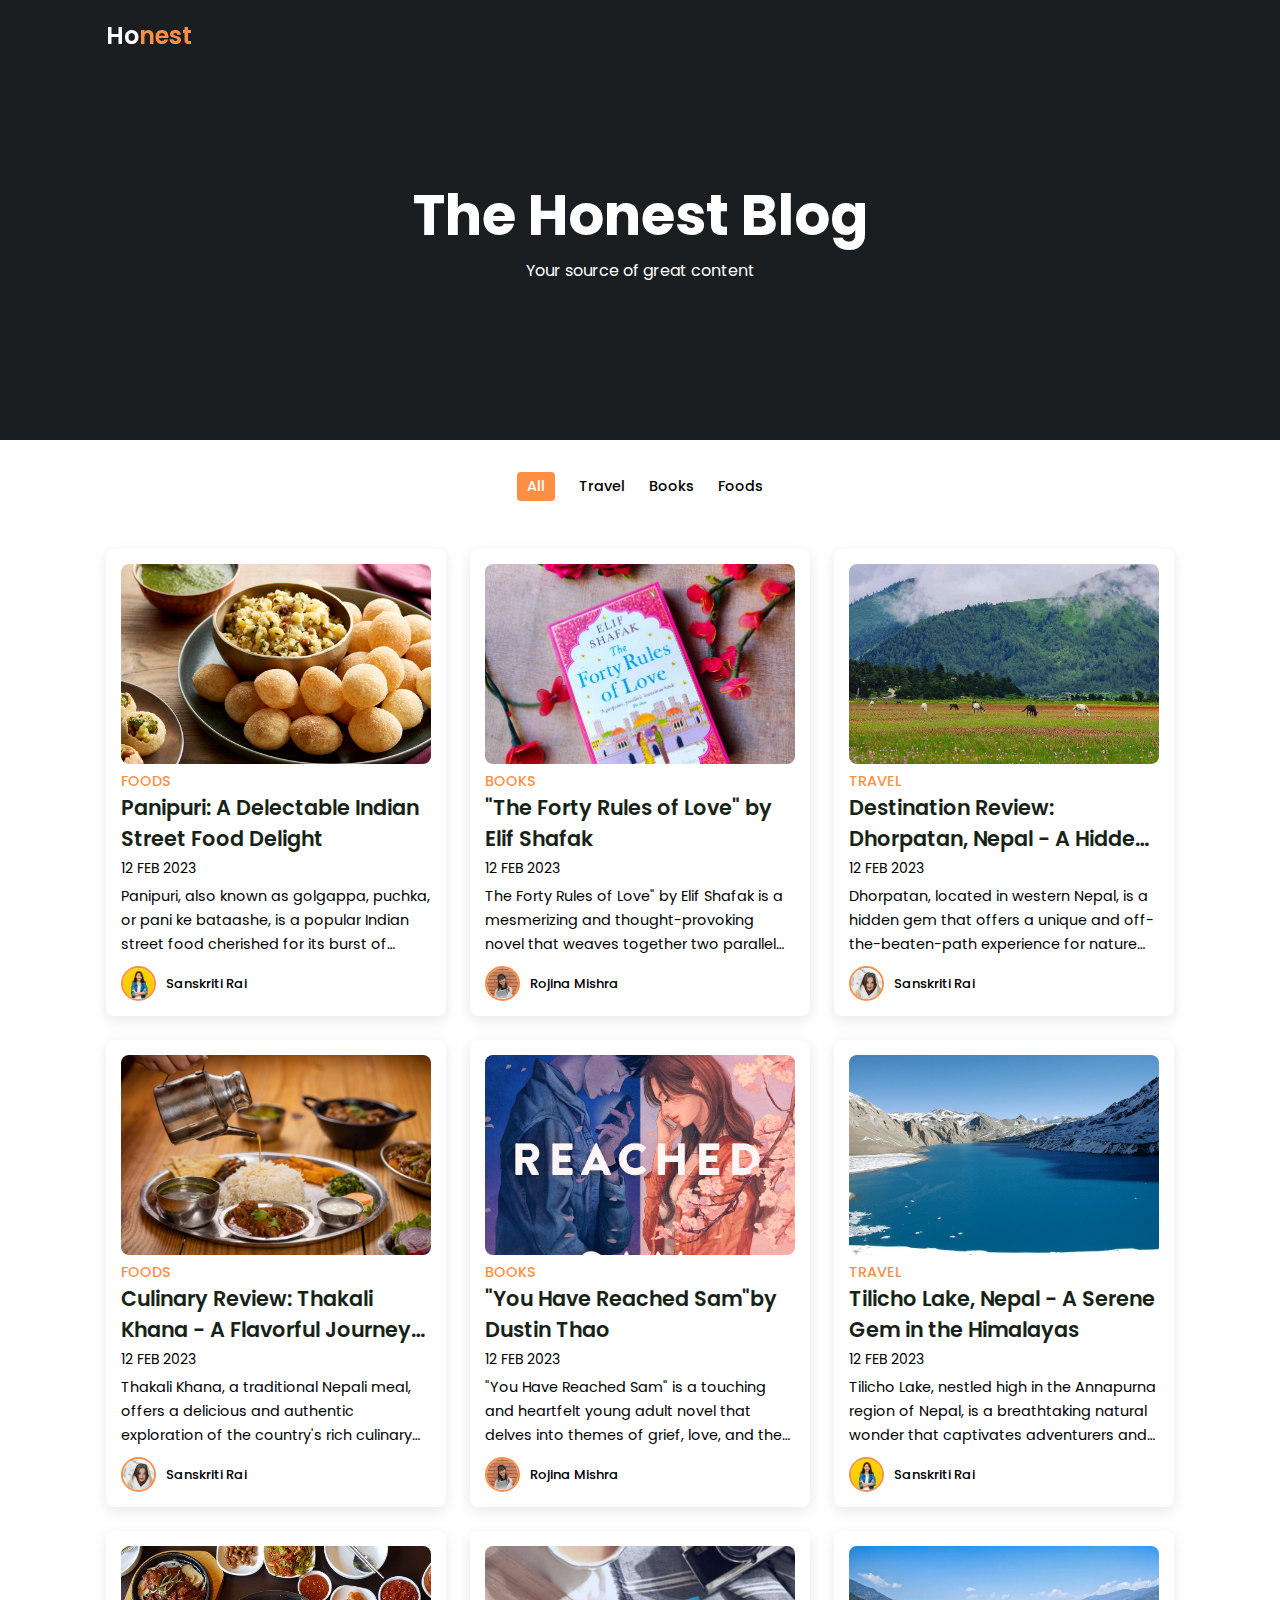
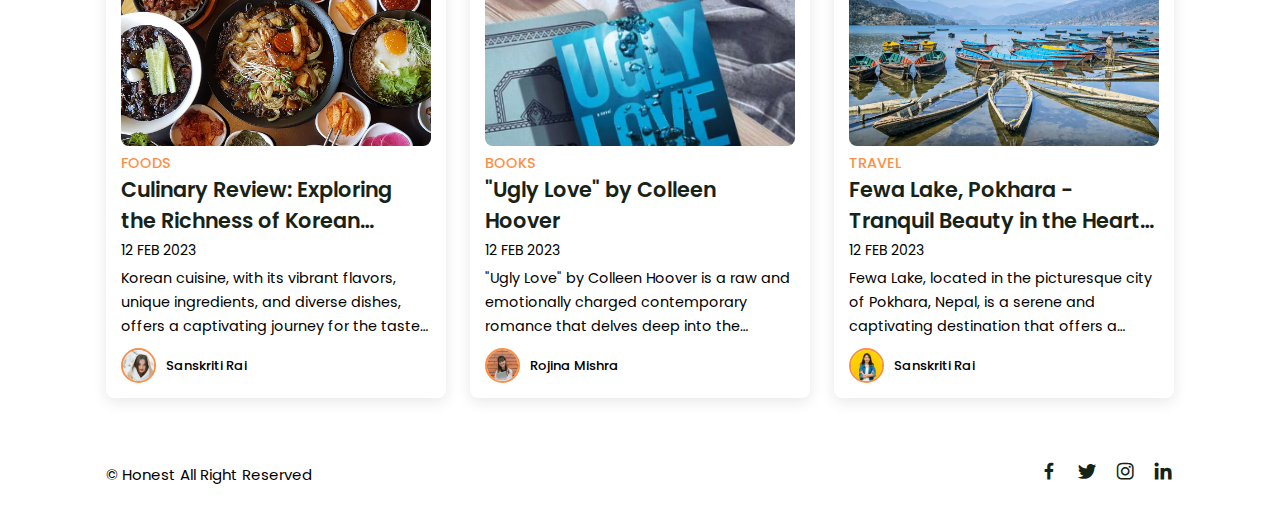
<file: index.html>
<!DOCTYPE html>
<html lang="en">
<head>
    <meta charset="UTF-8">
    <meta name="viewport" content="width=device-width, initial-scale=1.0">
    <title>Thehonests</title>
    <link rel="stylesheet" href="css/style.css">
    <link href='https://unpkg.com/boxicons@2.1.4/css/boxicons.min.css' rel='stylesheet'>
</head>
<body>
    <header>
        <div class="nav container">
        <a href="#" class="logo">Ho<span>nest</span></a>
        
    </div>
    </header>
    <section class="home" id="home">
        <div class="home-text container">
            <h2 class="home-title">The Honest Blog </h2>
            <span class="home-subtitle">Your source of great content </span>
        </div>
    </section>
    <div class="post-filter container">
        <span class="filter-item active-filter" data-filter="all">All</span>
        <span class="filter-item " data-filter="travel">Travel</span>
        <span class="filter-item " data-filter="books">Books</span>
        <span class="filter-item " data-filter="foods">Foods</span>
    </div>
     <section class="post container">
        <div class="post-box foods">
            <img src="img/post-1.jpg" alt="" class="post-img">
            <h2 class="category">Foods</h2>
            <a href="post-page.html" class="post-title">
                Panipuri: A Delectable Indian Street Food Delight
            </a>
            <span class="post-date">12 Feb 2023</span>
            <p class="post-decription">Panipuri, also known as golgappa, puchka, or pani ke bataashe, is a popular Indian street food cherished for its burst of flavors and delightful textures. This iconic dish is a beloved part of Indian culinary culture, particularly in North India.</p>
            <div class="profile">
             <img src="img/profile-1.jpg" alt="" class="profile-img"> 
             <span class="profile-name">Sanskriti Rai</span>  
            </div>
        </div>
        <div class="post-box books">
            <img src="img/post-2.jpg" alt="" class="post-img">
            <h2 class="category">Books</h2>
            <a href="secont-page.html" class="post-title">
                "The Forty Rules of Love" by Elif Shafak
            </a>
            <span class="post-date">12 Feb 2023</span>
            <p class="post-decription">The Forty Rules of Love" by Elif Shafak is a mesmerizing and thought-provoking novel that weaves together two parallel narratives to explore themes of love, spirituality, and self-discovery. The book is a delightful blend of historical fiction, philosophy, and mysticism, drawing readers into a world where the lines between the mundane and the divine are beautifully blurred.</p>
            <div class="profile">
             <img src="img/profile-2.jpg" alt="" class="profile-img"> 
             <span class="profile-name">Rojina Mishra</span>  
            </div>
        </div>
        <div class="post-box travel">
            <img src="img/post-3.jpg" alt="" class="post-img">
            <h2 class="category">Travel</h2>
            <a href="third-page.html" class="post-title">
                Destination Review: Dhorpatan, Nepal - A Hidden Gem for Nature Enthusiasts
            </a>
            <span class="post-date">12 Feb 2023</span>
            <p class="post-decription">Dhorpatan, located in western Nepal, is a hidden gem that offers a unique and off-the-beaten-path experience for nature enthusiasts and adventure seekers. Nestled amidst the stunning Himalayan landscapes, Dhorpatan is known for its tranquil beauty, diverse wildlife, and the mesmerizing Dhorpatan Hunting Reserve.

                </p>
            <div class="profile">
             <img src="img/profile-3.jpg" alt="" class="profile-img"> 
             <span class="profile-name">Sanskriti Rai</span>  
            </div>
        </div>
        <div class="post-box foods">
            <img src="img/post-4.jpg" alt="" class="post-img">
            <h2 class="category">Foods</h2>
            <a href="fourth-page.html" class="post-title">
                Culinary Review: Thakali Khana - A Flavorful Journey through Nepali Cuisine
            </a>
            <span class="post-date">12 Feb 2023</span>
            <p class="post-decription">Thakali Khana, a traditional Nepali meal, offers a delicious and authentic exploration of the country's rich culinary heritage. Rooted in the Thakali community, this meal is a delightful combination of flavors, textures, and cultural influences that reflect the diversity of Nepal's regional cuisines.</p>
            <div class="profile">
             <img src="img/profile-3.jpg" alt="" class="profile-img"> 
             <span class="profile-name">Sanskriti Rai</span>  
            </div>
        </div>
        <div class="post-box books">
            <img src="img/post-5.jpg" alt="" class="post-img">
            <h2 class="category">Books</h2>
            <a href="fifth-page.html" class="post-title">
                "You Have Reached Sam"by Dustin Thao
            </a>
            <span class="post-date">12 Feb 2023</span>
            <p class="post-decription">"You Have Reached Sam" is a touching and heartfelt young adult novel that delves into themes of grief, love, and the power of connection. Written by Dusti Bowling, the book presents a unique blend of science fiction and contemporary fiction, creating an emotionally resonant story that tugs at the heartstrings.</p>
            <div class="profile">
             <img src="img/profile-2.jpg" alt="" class="profile-img"> 
             <span class="profile-name">Rojina Mishra</span>  
            </div>
        </div>
        <div class="post-box travel">
            <img src="img/post-6.jpg" alt="" class="post-img">
            <h2 class="category">Travel</h2>
            <a href="sixth-page.html" class="post-title">
                Tilicho Lake, Nepal - A Serene Gem in the Himalayas
            </a>
            <span class="post-date">12 Feb 2023</span>
            <p class="post-decription">Tilicho Lake, nestled high in the Annapurna region of Nepal, is a breathtaking natural wonder that captivates adventurers and nature enthusiasts alike. With its awe-inspiring beauty, remote location, and serene ambiance, Tilicho Lake offers a truly remarkable experience for those willing to venture into its pristine surroundings.</p>
            <div class="profile">
             <img src="img/profile-1.jpg" alt="" class="profile-img"> 
             <span class="profile-name">Sanskriti Rai</span>  
            </div>
        </div>
        <div class="post-box foods">
            <img src="img/post-7.jpg" alt="" class="post-img">
            <h2 class="category">Foods</h2>
            <a href="seventh-page.html" class="post-title">
                Culinary Review: Exploring the Richness of Korean Cuisine
            </a>
            <span class="post-date">12 Feb 2023</span>
            <p class="post-decription">Korean cuisine, with its vibrant flavors, unique ingredients, and diverse dishes, offers a captivating journey for the taste buds. From the sizzle of barbecue to the complex layers of kimchi, Korean food is a harmonious blend of tradition, innovation, and cultural significance.</p>
            <div class="profile">
             <img src="img/profile-3.jpg" alt="" class="profile-img"> 
             <span class="profile-name">Sanskriti Rai</span>  
            </div>
        </div>
        <div class="post-box books">
            <img src="img/post-8.jpg" alt="" class="post-img">
            <h2 class="category">Books</h2>
            <a href="eighth-page.html" class="post-title">
                "Ugly Love" by Colleen Hoover
            </a>
            <span class="post-date">12 Feb 2023</span>
            <p class="post-decription">"Ugly Love" by Colleen Hoover is a raw and emotionally charged contemporary romance that delves deep into the complexities of love, trauma, and healing. With its honest portrayal of intense emotions and well-drawn characters, the novel captivates readers from the very beginning.</p>
            <div class="profile">
             <img src="img/profile-2.jpg" alt="" class="profile-img"> 
             <span class="profile-name">Rojina Mishra</span>  
            </div>
        </div>
        <div class="post-box travel">
            <img src="img/post-9.jpg" alt="" class="post-img">
            <h2 class="category">Travel</h2>
            <a href="ninth-page.html" class="post-title">
                Fewa Lake, Pokhara - Tranquil Beauty in the Heart of Nepal
            </a>
            <span class="post-date">12 Feb 2023</span>
            <p class="post-decription">Fewa Lake, located in the picturesque city of Pokhara, Nepal, is a serene and captivating destination that offers a tranquil escape amid stunning natural surroundings.</p>
            <div class="profile">
             <img src="img/profile-1.jpg" alt="" class="profile-img"> 
             <span class="profile-name">Sanskriti Rai</span>  
            </div>
        </div>
     </section>
     <!-- footer -->
     <div class="footer container">
        <p>&#169; Honest All Right Reserved</p>
        <div class="social">
            <a href="#"><i class='bx bxl-facebook'></i></a>
            <a href="#"><i class='bx bxl-twitter'></i></a>
            <a href="#"><i class='bx bxl-instagram'></i></a>
            <a href="#"><i class='bx bxl-linkedin'></i></a>
            
        </div>
     </div>






    <!-- JQuery Link -->
    <script src="https://code.jquery.com/jquery-3.7.0.js" 
    integrity="sha256-JlqSTELeR4TLqP0OG9dxM7yDPqX1ox/HfgiSLBj8+kM="
    crossorigin="anonymous"></script>
    <script src="js/main.js"></script>
    
</body>
</html>
</file>
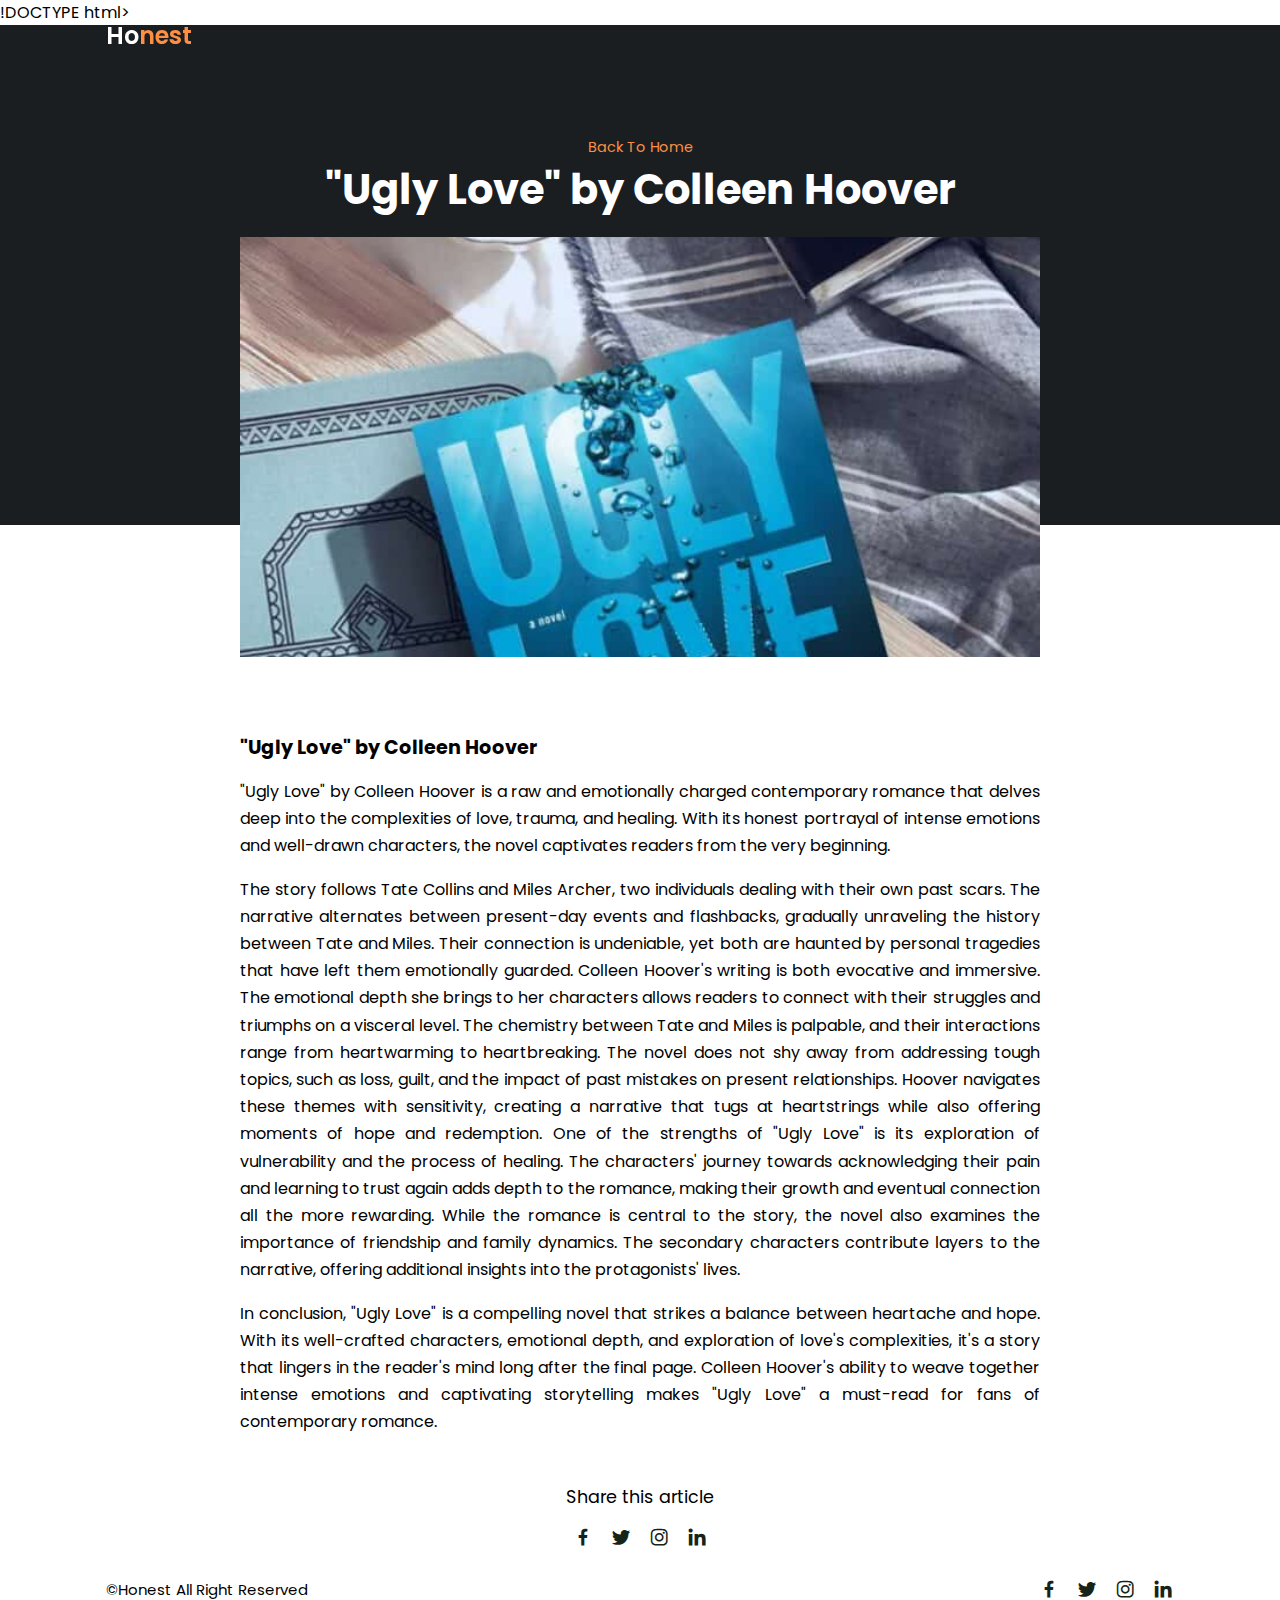
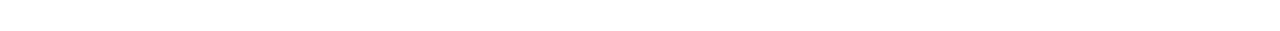
<file: eighth-page.html>
!DOCTYPE html>
<html lang="en">
<head>
    <meta charset="UTF-8">
    <meta name="viewport" content="width=device-width, initial-scale=1.0">
    <title>Post Page</title>
    <link rel="stylesheet" href="css/style.css">
    <link href='https://unpkg.com/boxicons@2.1.4/css/boxicons.min.css' rel='stylesheet'>
</head>
<body>
    <header>
        <div class="nav container">
            <a href="index.html" class="logo">Ho<span>nest</span></a>
       
    </div>
    </header>
    <!-- Post Content -->
    <section class="post-header">
        <div class="header-content post-container">
            <!-- Back To Home -->
            <a href="index.html" class="back-home">Back To Home</a>
            <!-- Title  -->
            <h1 class="header-title">"Ugly Love" by Colleen Hoover</h1>
            <!-- Post Image -->
            <img src="img/post-8.jpg" alt="" class="header-img">
        </div>
    </section>
    
   
     <section class="post-content post-container">
        <h2 class="sub-heading">"Ugly Love" by Colleen Hoover</h2>
        <p class="post-text">"Ugly Love" by Colleen Hoover is a raw and emotionally charged contemporary romance that delves deep into the complexities of love, trauma, and healing. With its honest portrayal of intense emotions and well-drawn characters, the novel captivates readers from the very beginning.</p>
        <p class="post-text">The story follows Tate Collins and Miles Archer, two individuals dealing with their own past scars. The narrative alternates between present-day events and flashbacks, gradually unraveling the history between Tate and Miles. Their connection is undeniable, yet both are haunted by personal tragedies that have left them emotionally guarded.

            Colleen Hoover's writing is both evocative and immersive. The emotional depth she brings to her characters allows readers to connect with their struggles and triumphs on a visceral level. The chemistry between Tate and Miles is palpable, and their interactions range from heartwarming to heartbreaking.
            
            The novel does not shy away from addressing tough topics, such as loss, guilt, and the impact of past mistakes on present relationships. Hoover navigates these themes with sensitivity, creating a narrative that tugs at heartstrings while also offering moments of hope and redemption.
            
            One of the strengths of "Ugly Love" is its exploration of vulnerability and the process of healing. The characters' journey towards acknowledging their pain and learning to trust again adds depth to the romance, making their growth and eventual connection all the more rewarding.
            
            While the romance is central to the story, the novel also examines the importance of friendship and family dynamics. The secondary characters contribute layers to the narrative, offering additional insights into the protagonists' lives.</p>
        <p class="post-text">In conclusion, "Ugly Love" is a compelling novel that strikes a balance between heartache and hope. With its well-crafted characters, emotional depth, and exploration of love's complexities, it's a story that lingers in the reader's mind long after the final page. Colleen Hoover's ability to weave together intense emotions and captivating storytelling makes "Ugly Love" a must-read for fans of contemporary romance.</p>
    </section>
    <!-- Share -->
    <div class="share post-container">
        <span class="share-title">Share this article</span>
        <div class="social">
            <a href="#"><i class='bx bxl-facebook'></i></a>
            <a href="#"><i class='bx bxl-twitter'></i></a>
            <a href="#"><i class='bx bxl-instagram'></i></a>
            <a href="#"><i class='bx bxl-linkedin'></i></a>
            
        </div> 
    </div>
     <!-- footer -->
     <div class="footer container">
        <p>&#169;Honest All Right Reserved</p>
        <div class="social">
            <a href="#"><i class='bx bxl-facebook'></i></a>
            <a href="#"><i class='bx bxl-twitter'></i></a>
            <a href="#"><i class='bx bxl-instagram'></i></a>
            <a href="#"><i class='bx bxl-linkedin'></i></a>
            
        </div>
     </div>






    <!-- JQuery Link -->
    <script src="https://code.jquery.com/jquery-3.7.0.js" 
    integrity="sha256-JlqSTELeR4TLqP0OG9dxM7yDPqX1ox/HfgiSLBj8+kM="
    crossorigin="anonymous"></script>
    <script src="js/main.js"></script>
    
</body>
</html>
</file>
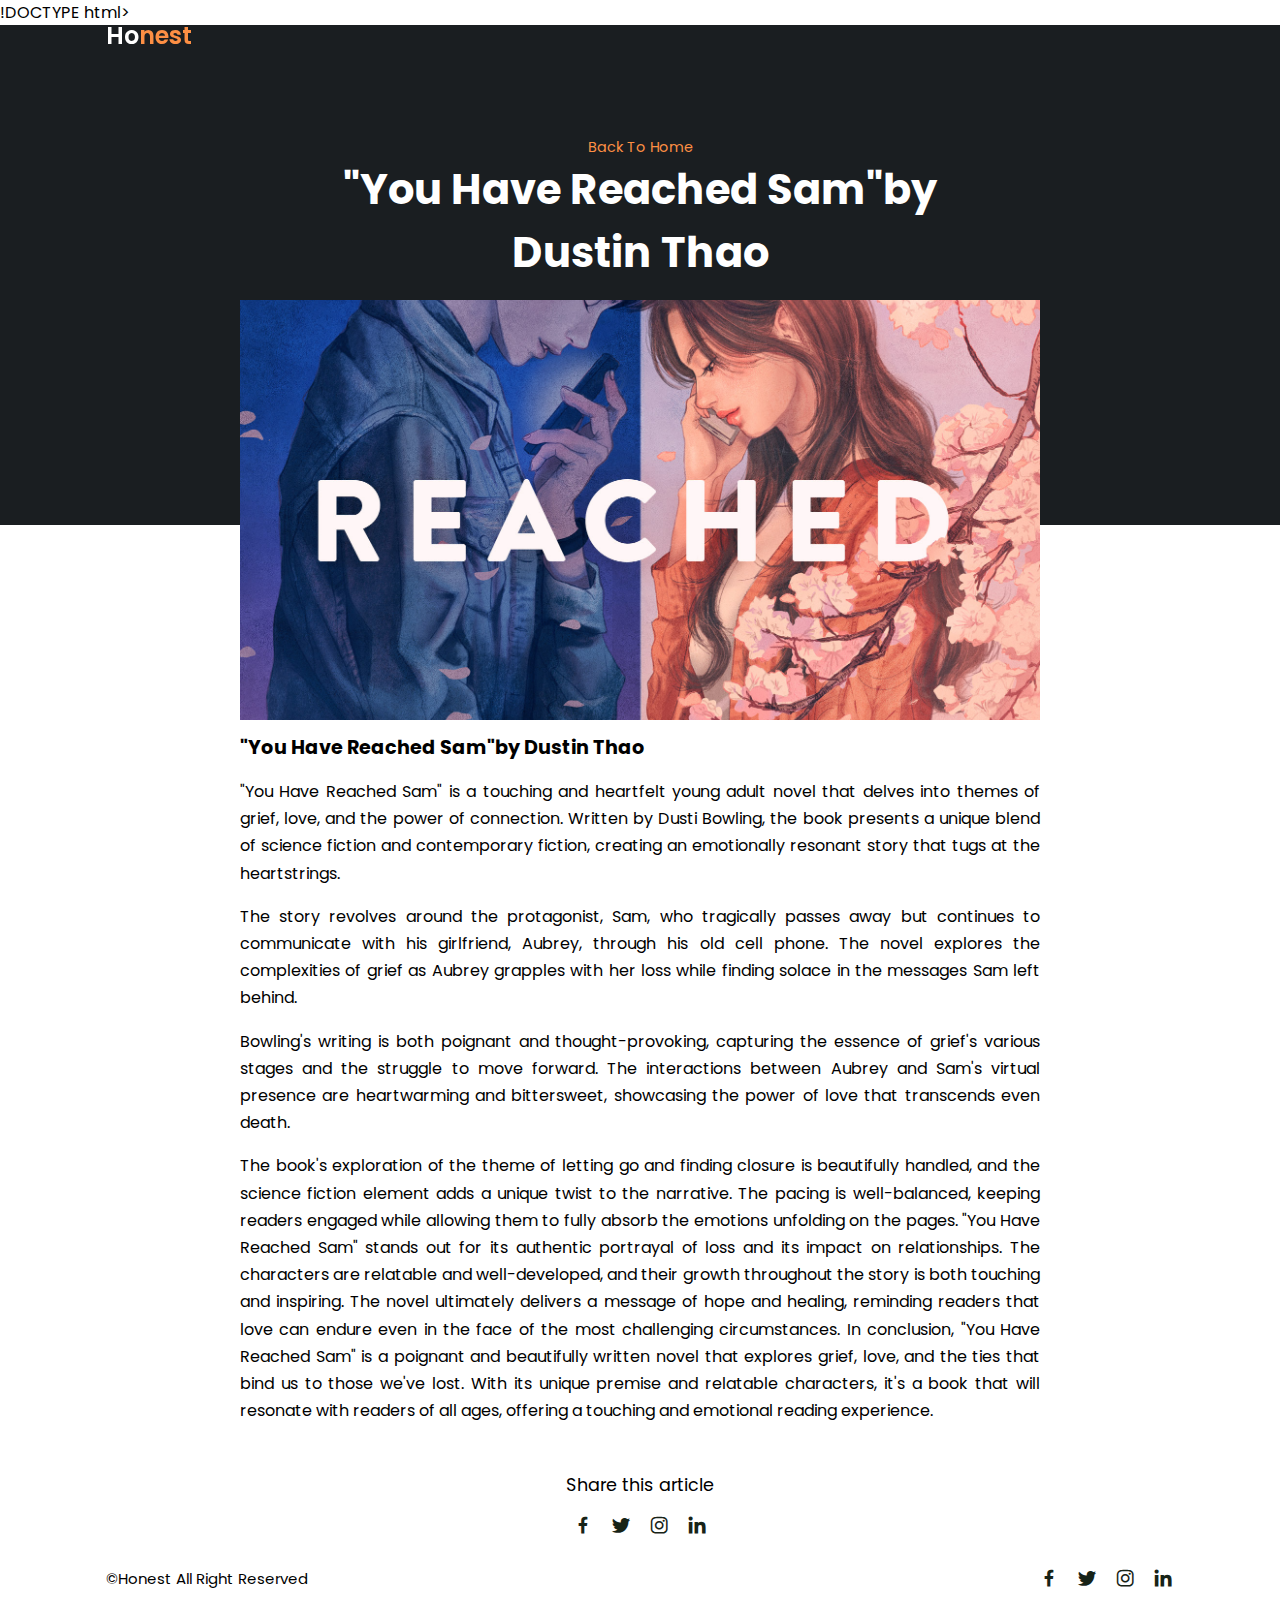
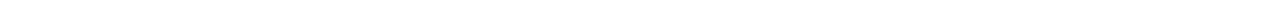
<file: fifth-page.html>
!DOCTYPE html>
<html lang="en">
<head>
    <meta charset="UTF-8">
    <meta name="viewport" content="width=device-width, initial-scale=1.0">
    <title>Post Page</title>
    <link rel="stylesheet" href="css/style.css">
    <link href='https://unpkg.com/boxicons@2.1.4/css/boxicons.min.css' rel='stylesheet'>
</head>
<body>
    <header>
        <div class="nav container">
            <a href="index.html" class="logo">Ho<span>nest</span></a>
       
    </div>
    </header>
    <!-- Post Content -->
    <section class="post-header">
        <div class="header-content post-container">
            <!-- Back To Home -->
            <a href="index.html" class="back-home">Back To Home</a>
            <!-- Title  -->
            <h1 class="header-title"> "You Have Reached Sam"by Dustin Thao</h1>
            <!-- Post Image -->
            <img src="img/post-5.jpg" alt="" class="header-img">
        </div>
    </section>
    
   
     <section class="post-content post-container">
        <h2 class="sub-heading">"You Have Reached Sam"by Dustin Thao</h2>
        <p class="post-text">"You Have Reached Sam" is a touching and heartfelt young adult novel that delves into themes of grief, love, and the power of connection. Written by Dusti Bowling, the book presents a unique blend of science fiction and contemporary fiction, creating an emotionally resonant story that tugs at the heartstrings.</p>
        <p class="post-text">The story revolves around the protagonist, Sam, who tragically passes away but continues to communicate with his girlfriend, Aubrey, through his old cell phone. The novel explores the complexities of grief as Aubrey grapples with her loss while finding solace in the messages Sam left behind.</p>
        <p class="post-text">Bowling's writing is both poignant and thought-provoking, capturing the essence of grief's various stages and the struggle to move forward. The interactions between Aubrey and Sam's virtual presence are heartwarming and bittersweet, showcasing the power of love that transcends even death.</p>
        <p class="post-text">The book's exploration of the theme of letting go and finding closure is beautifully handled, and the science fiction element adds a unique twist to the narrative. The pacing is well-balanced, keeping readers engaged while allowing them to fully absorb the emotions unfolding on the pages.

            "You Have Reached Sam" stands out for its authentic portrayal of loss and its impact on relationships. The characters are relatable and well-developed, and their growth throughout the story is both touching and inspiring. The novel ultimately delivers a message of hope and healing, reminding readers that love can endure even in the face of the most challenging circumstances.
            
            In conclusion, "You Have Reached Sam" is a poignant and beautifully written novel that explores grief, love, and the ties that bind us to those we've lost. With its unique premise and relatable characters, it's a book that will resonate with readers of all ages, offering a touching and emotional reading experience.</p>
       
    </section>
    <!-- Share -->
    <div class="share post-container">
        <span class="share-title">Share this article</span>
        <div class="social">
            <a href="#"><i class='bx bxl-facebook'></i></a>
            <a href="#"><i class='bx bxl-twitter'></i></a>
            <a href="#"><i class='bx bxl-instagram'></i></a>
            <a href="#"><i class='bx bxl-linkedin'></i></a>
            
        </div> 
    </div>
     <!-- footer -->
     <div class="footer container">
        <p>&#169;Honest All Right Reserved</p>
        <div class="social">
            <a href="#"><i class='bx bxl-facebook'></i></a>
            <a href="#"><i class='bx bxl-twitter'></i></a>
            <a href="#"><i class='bx bxl-instagram'></i></a>
            <a href="#"><i class='bx bxl-linkedin'></i></a>
            
        </div>
     </div>






    <!-- JQuery Link -->
    <script src="https://code.jquery.com/jquery-3.7.0.js" 
    integrity="sha256-JlqSTELeR4TLqP0OG9dxM7yDPqX1ox/HfgiSLBj8+kM="
    crossorigin="anonymous"></script>
    <script src="js/main.js"></script>
    
</body>
</html>
</file>
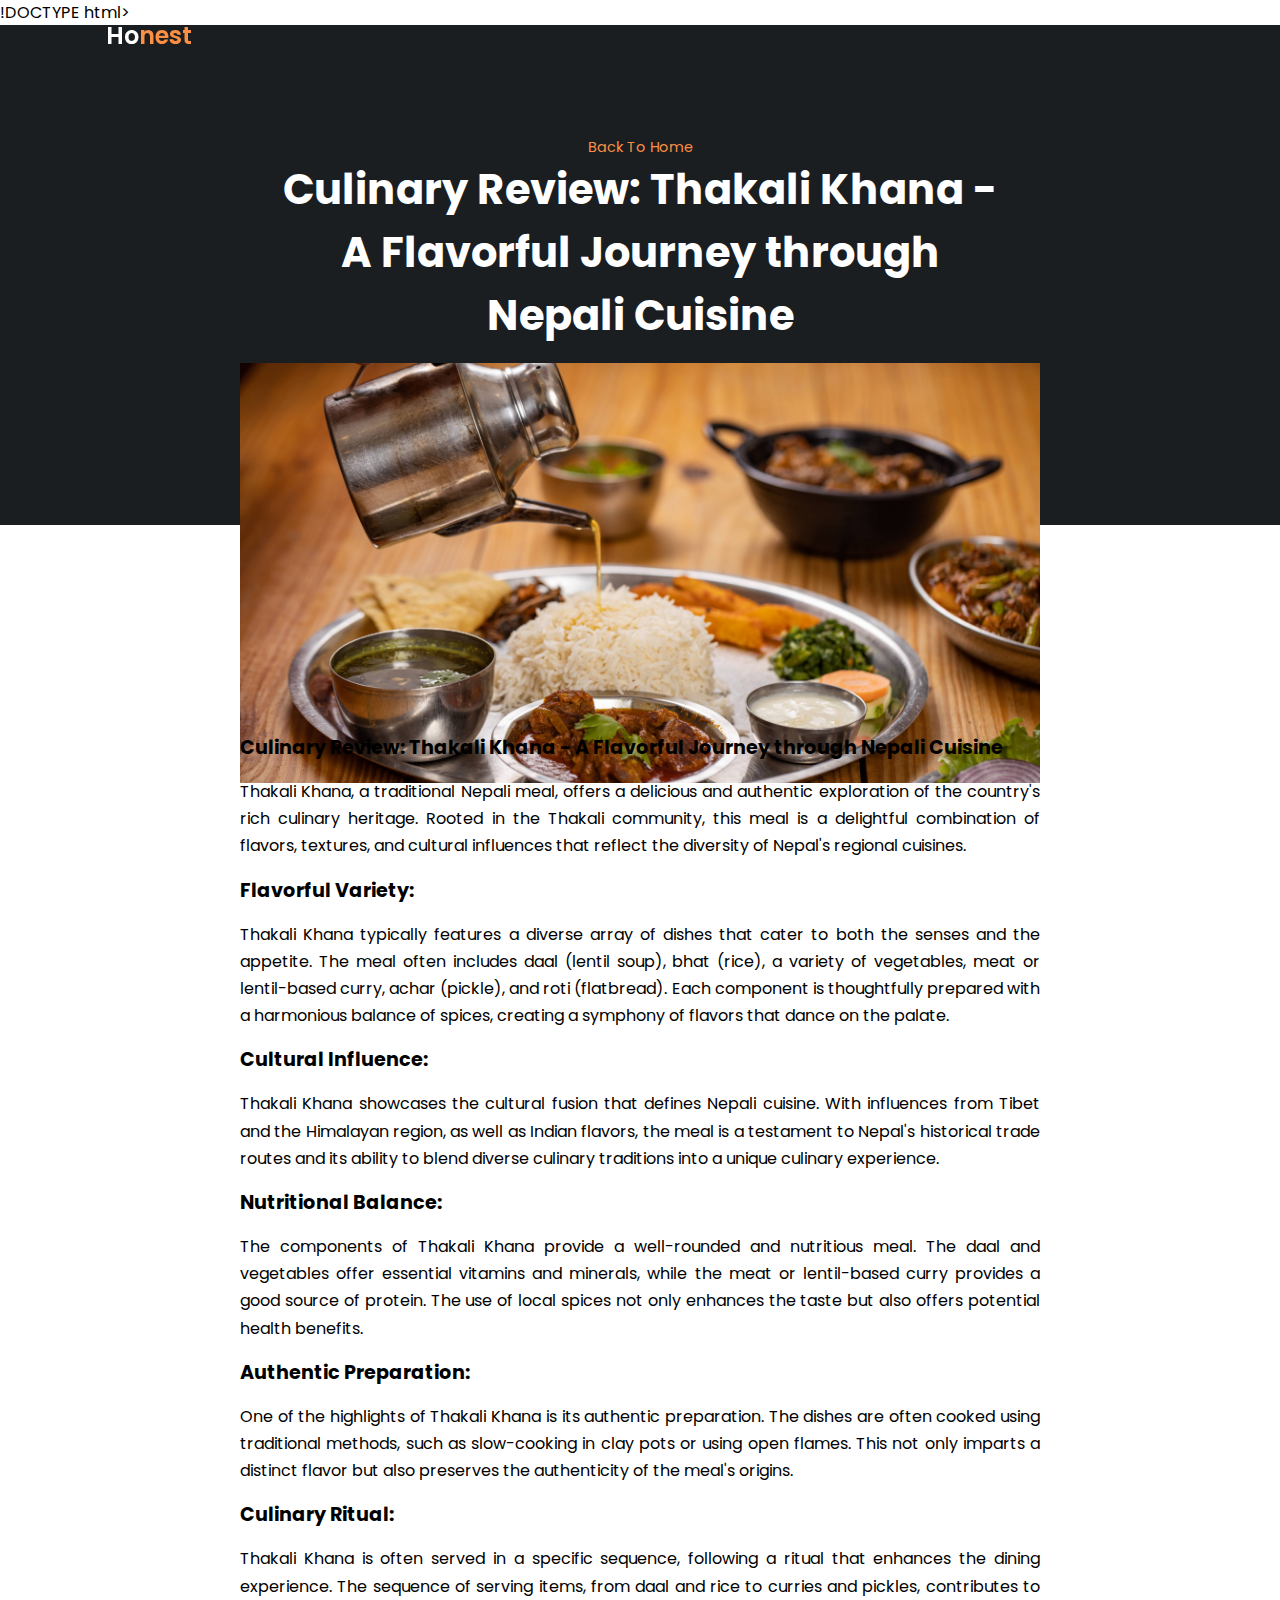
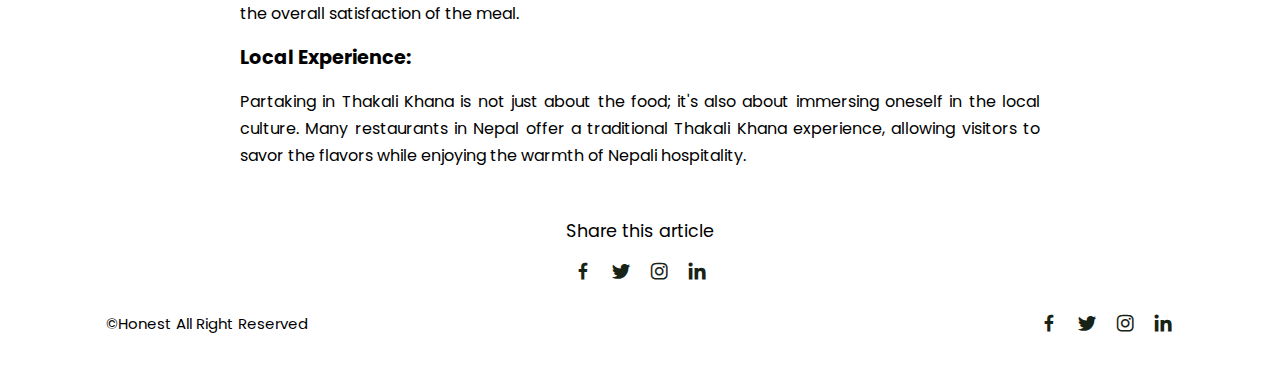
<file: fourth-page.html>
!DOCTYPE html>
<html lang="en">
<head>
    <meta charset="UTF-8">
    <meta name="viewport" content="width=device-width, initial-scale=1.0">
    <title>Post Page</title>
    <link rel="stylesheet" href="css/style.css">
    <link href='https://unpkg.com/boxicons@2.1.4/css/boxicons.min.css' rel='stylesheet'>
</head>
<body>
    <header>
        <div class="nav container">
            <a href="index.html" class="logo">Ho<span>nest</span></a>
       
    </div>
    </header>
    <!-- Post Content -->
    <section class="post-header">
        <div class="header-content post-container">
            <!-- Back To Home -->
            <a href="index.html" class="back-home">Back To Home</a>
            <!-- Title  -->
            <h1 class="header-title">Culinary Review: Thakali Khana - A Flavorful Journey through Nepali Cuisine</h1>
            <!-- Post Image -->
            <img src="img/post-4.jpg" alt="" class="header-img">
        </div>
    </section>
    
   
     <section class="post-content post-container">
        <h2 class="sub-heading">Culinary Review: Thakali Khana - A Flavorful Journey through Nepali Cuisine</h2>
        <p class="post-text">Thakali Khana, a traditional Nepali meal, offers a delicious and authentic exploration of the country's rich culinary heritage. Rooted in the Thakali community, this meal is a delightful combination of flavors, textures, and cultural influences that reflect the diversity of Nepal's regional cuisines.</p>
        <h2 class="sub-heading">Flavorful Variety:</h2>
        <p class="post-text">Thakali Khana typically features a diverse array of dishes that cater to both the senses and the appetite. The meal often includes daal (lentil soup), bhat (rice), a variety of vegetables, meat or lentil-based curry, achar (pickle), and roti (flatbread). Each component is thoughtfully prepared with a harmonious balance of spices, creating a symphony of flavors that dance on the palate.</p>
        <h2 class="sub-heading">Cultural Influence:</h2>
        <p class="post-text">Thakali Khana showcases the cultural fusion that defines Nepali cuisine. With influences from Tibet and the Himalayan region, as well as Indian flavors, the meal is a testament to Nepal's historical trade routes and its ability to blend diverse culinary traditions into a unique culinary experience.</p>
        <h2 class="sub-heading">Nutritional Balance:</h2>
        <p class="post-text">The components of Thakali Khana provide a well-rounded and nutritious meal. The daal and vegetables offer essential vitamins and minerals, while the meat or lentil-based curry provides a good source of protein. The use of local spices not only enhances the taste but also offers potential health benefits.</p>
        <h2 class="sub-heading">Authentic Preparation:</h2>
        <p class="post-text">One of the highlights of Thakali Khana is its authentic preparation. The dishes are often cooked using traditional methods, such as slow-cooking in clay pots or using open flames. This not only imparts a distinct flavor but also preserves the authenticity of the meal's origins.</p>
        <h2 class="sub-heading">Culinary Ritual:</h2>
        <p class="post-text">Thakali Khana is often served in a specific sequence, following a ritual that enhances the dining experience. The sequence of serving items, from daal and rice to curries and pickles, contributes to the overall satisfaction of the meal.</p>
        <h2 class="sub-heading">Local Experience:</h2>
        <p class="post-text">Partaking in Thakali Khana is not just about the food; it's also about immersing oneself in the local culture. Many restaurants in Nepal offer a traditional Thakali Khana experience, allowing visitors to savor the flavors while enjoying the warmth of Nepali hospitality.</p>

           
            
            
            
            
            
            
    </section>
    <!-- Share -->
    <div class="share post-container">
        <span class="share-title">Share this article</span>
        <div class="social">
            <a href="#"><i class='bx bxl-facebook'></i></a>
            <a href="#"><i class='bx bxl-twitter'></i></a>
            <a href="#"><i class='bx bxl-instagram'></i></a>
            <a href="#"><i class='bx bxl-linkedin'></i></a>
            
        </div> 
    </div>
     <!-- footer -->
     <div class="footer container">
        <p>&#169;Honest All Right Reserved</p>
        <div class="social">
            <a href="#"><i class='bx bxl-facebook'></i></a>
            <a href="#"><i class='bx bxl-twitter'></i></a>
            <a href="#"><i class='bx bxl-instagram'></i></a>
            <a href="#"><i class='bx bxl-linkedin'></i></a>
            
        </div>
     </div>






    <!-- JQuery Link -->
    <script src="https://code.jquery.com/jquery-3.7.0.js" 
    integrity="sha256-JlqSTELeR4TLqP0OG9dxM7yDPqX1ox/HfgiSLBj8+kM="
    crossorigin="anonymous"></script>
    <script src="js/main.js"></script>
    
</body>
</html>
</file>
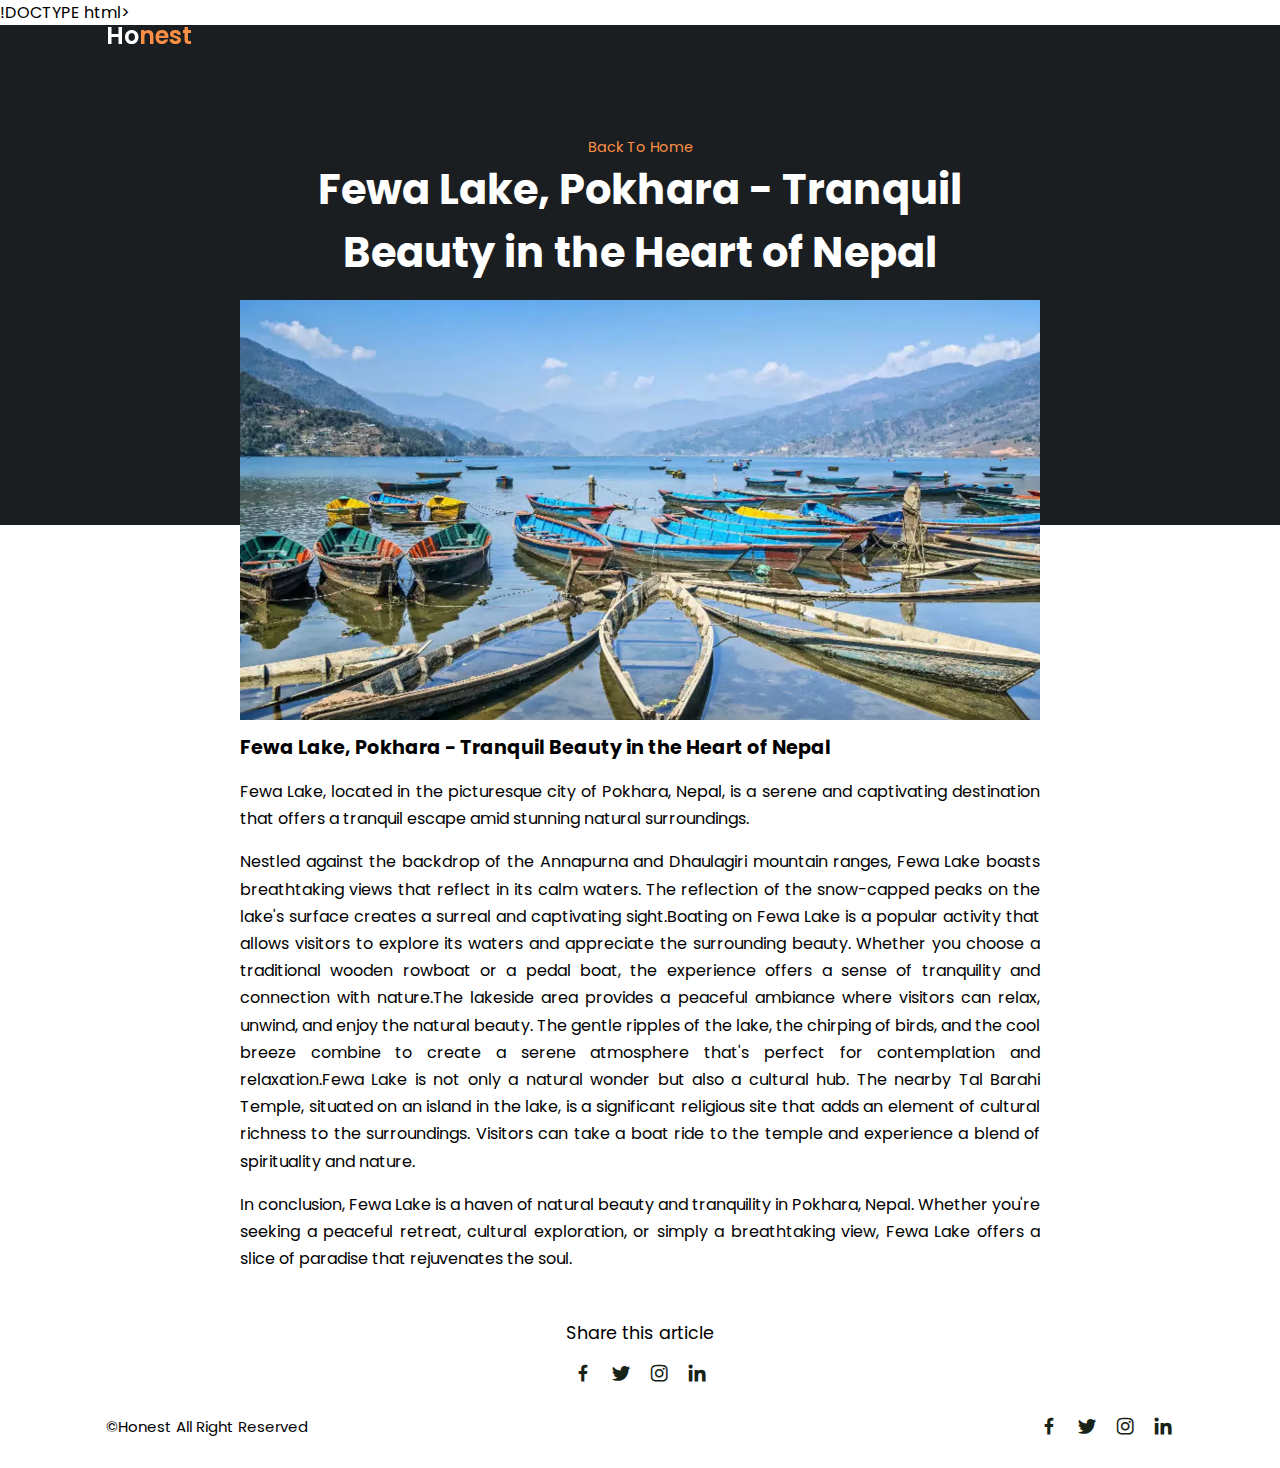
<file: ninth-page.html>
!DOCTYPE html>
<html lang="en">
<head>
    <meta charset="UTF-8">
    <meta name="viewport" content="width=device-width, initial-scale=1.0">
    <title>Post Page</title>
    <link rel="stylesheet" href="css/style.css">
    <link href='https://unpkg.com/boxicons@2.1.4/css/boxicons.min.css' rel='stylesheet'>
</head>
<body>
    <header>
        <div class="nav container">
        <a href="index.html" class="logo">Ho<span>nest</span></a>
       
    </div>
    </header>
    <!-- Post Content -->
    <section class="post-header">
        <div class="header-content post-container">
            <!-- Back To Home -->
            <a href="index.html" class="back-home">Back To Home</a>
            <!-- Title  -->
            <h1 class="header-title"> Fewa Lake, Pokhara - Tranquil Beauty in the Heart of Nepal</h1>
            <!-- Post Image -->
            <img src="img/post-9.jpg" alt="" class="header-img">
        </div>
    </section>
    
   
     <section class="post-content post-container">
        <h2 class="sub-heading"> Fewa Lake, Pokhara - Tranquil Beauty in the Heart of Nepal</h2>
        <p class="post-text">Fewa Lake, located in the picturesque city of Pokhara, Nepal, is a serene and captivating destination that offers a tranquil escape amid stunning natural surroundings.</p>
        <p class="post-text">Nestled against the backdrop of the Annapurna and Dhaulagiri mountain ranges, Fewa Lake boasts breathtaking views that reflect in its calm waters. The reflection of the snow-capped peaks on the lake's surface creates a surreal and captivating sight.Boating on Fewa Lake is a popular activity that allows visitors to explore its waters and appreciate the surrounding beauty. Whether you choose a traditional wooden rowboat or a pedal boat, the experience offers a sense of tranquility and connection with nature.The lakeside area provides a peaceful ambiance where visitors can relax, unwind, and enjoy the natural beauty. The gentle ripples of the lake, the chirping of birds, and the cool breeze combine to create a serene atmosphere that's perfect for contemplation and relaxation.Fewa Lake is not only a natural wonder but also a cultural hub. The nearby Tal Barahi Temple, situated on an island in the lake, is a significant religious site that adds an element of cultural richness to the surroundings. Visitors can take a boat ride to the temple and experience a blend of spirituality and nature.</p>
        <p class="post-text">In conclusion, Fewa Lake is a haven of natural beauty and tranquility in Pokhara, Nepal. Whether you're seeking a peaceful retreat, cultural exploration, or simply a breathtaking view, Fewa Lake offers a slice of paradise that rejuvenates the soul.</p>
    </section>
    <!-- Share -->
    <div class="share post-container">
        <span class="share-title">Share this article</span>
        <div class="social">
            <a href="#"><i class='bx bxl-facebook'></i></a>
            <a href="#"><i class='bx bxl-twitter'></i></a>
            <a href="#"><i class='bx bxl-instagram'></i></a>
            <a href="#"><i class='bx bxl-linkedin'></i></a>
            
        </div> 
    </div>
     <!-- footer -->
     <div class="footer container">
        <p>&#169;Honest All Right Reserved</p>
        <div class="social">
            <a href="#"><i class='bx bxl-facebook'></i></a>
            <a href="#"><i class='bx bxl-twitter'></i></a>
            <a href="#"><i class='bx bxl-instagram'></i></a>
            <a href="#"><i class='bx bxl-linkedin'></i></a>
            
        </div>
     </div>






    <!-- JQuery Link -->
    <script src="https://code.jquery.com/jquery-3.7.0.js" 
    integrity="sha256-JlqSTELeR4TLqP0OG9dxM7yDPqX1ox/HfgiSLBj8+kM="
    crossorigin="anonymous"></script>
    <script src="js/main.js"></script>
    
</body>
</html>
</file>
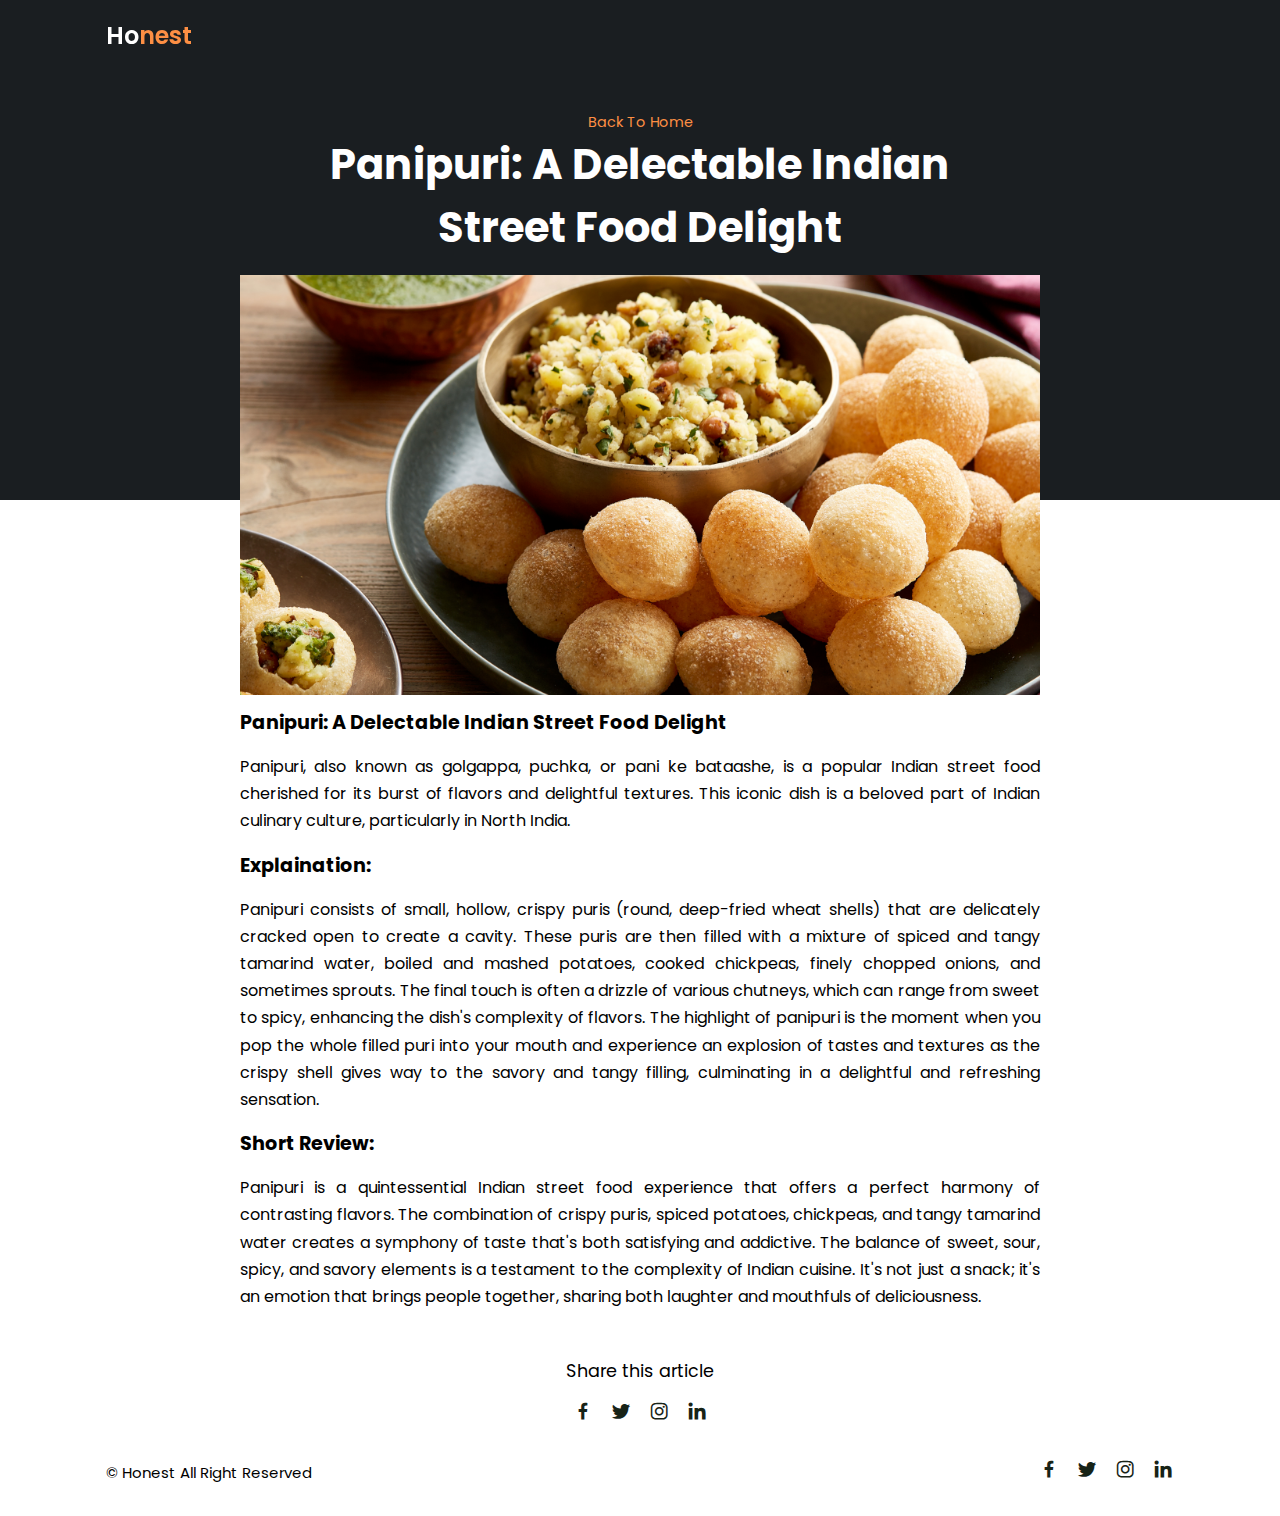
<file: post-page.html>
<!DOCTYPE html>
<html lang="en">
<head>
    <meta charset="UTF-8">
    <meta name="viewport" content="width=device-width, initial-scale=1.0">
    <title>Post Page</title>
    <link rel="stylesheet" href="css/style.css">
    <link href='https://unpkg.com/boxicons@2.1.4/css/boxicons.min.css' rel='stylesheet'>
</head>
<body>
    <header>
        <div class="nav container">
            <a href="index.html" class="logo">Ho<span>nest</span></a>
    </div>
    </header>
    <!-- Post Content -->
    <section class="post-header">
        <div class="header-content post-container">
            <!-- Back To Home -->
            <a href="index.html" class="back-home">Back To Home</a>
            <!-- Title  -->
            <h1 class="header-title">Panipuri: A Delectable Indian Street Food Delight</h1>
            <!-- Post Image -->
            <img src="img/post-1.jpg" alt="" class="header-img">
        </div>
    </section>
    
   
     <section class="post-content post-container">
        <h2 class="sub-heading">Panipuri: A Delectable Indian Street Food Delight</h2>
        <p class="post-text">Panipuri, also known as golgappa, puchka, or pani ke bataashe, is a popular Indian street food cherished for its burst of flavors and delightful textures. This iconic dish is a beloved part of Indian culinary culture, particularly in North India.</p>
        <h2 class="sub-heading">Explaination:</h2>
        <p class="post-text">Panipuri consists of small, hollow, crispy puris (round, deep-fried wheat shells) that are delicately cracked open to create a cavity. These puris are then filled with a mixture of spiced and tangy tamarind water, boiled and mashed potatoes, cooked chickpeas, finely chopped onions, and sometimes sprouts. The final touch is often a drizzle of various chutneys, which can range from sweet to spicy, enhancing the dish's complexity of flavors. The highlight of panipuri is the moment when you pop the whole filled puri into your mouth and experience an explosion of tastes and textures as the crispy shell gives way to the savory and tangy filling, culminating in a delightful and refreshing sensation.</p>
        <h2 class="sub-heading">Short Review:</h2>
        <p class="post-text">Panipuri is a quintessential Indian street food experience that offers a perfect harmony of contrasting flavors. The combination of crispy puris, spiced potatoes, chickpeas, and tangy tamarind water creates a symphony of taste that's both satisfying and addictive. The balance of sweet, sour, spicy, and savory elements is a testament to the complexity of Indian cuisine. It's not just a snack; it's an emotion that brings people together, sharing both laughter and mouthfuls of deliciousness.</p>
    </section>
    <!-- Share -->
    <div class="share post-container">
        <span class="share-title">Share this article</span>
        <div class="social">
            <a href="#"><i class='bx bxl-facebook'></i></a>
            <a href="#"><i class='bx bxl-twitter'></i></a>
            <a href="#"><i class='bx bxl-instagram'></i></a>
            <a href="#"><i class='bx bxl-linkedin'></i></a>
            
        </div> 
    </div>
     <!-- footer -->
     <div class="footer container">
        <p>&#169; Honest All Right Reserved</p>
        <div class="social">
            <a href="#"><i class='bx bxl-facebook'></i></a>
            <a href="#"><i class='bx bxl-twitter'></i></a>
            <a href="#"><i class='bx bxl-instagram'></i></a>
            <a href="#"><i class='bx bxl-linkedin'></i></a>
            
        </div>
     </div>






    <!-- JQuery Link -->
    <script src="https://code.jquery.com/jquery-3.7.0.js" 
    integrity="sha256-JlqSTELeR4TLqP0OG9dxM7yDPqX1ox/HfgiSLBj8+kM="
    crossorigin="anonymous"></script>
    <script src="js/main.js"></script>
    
</body>
</html>
</file>
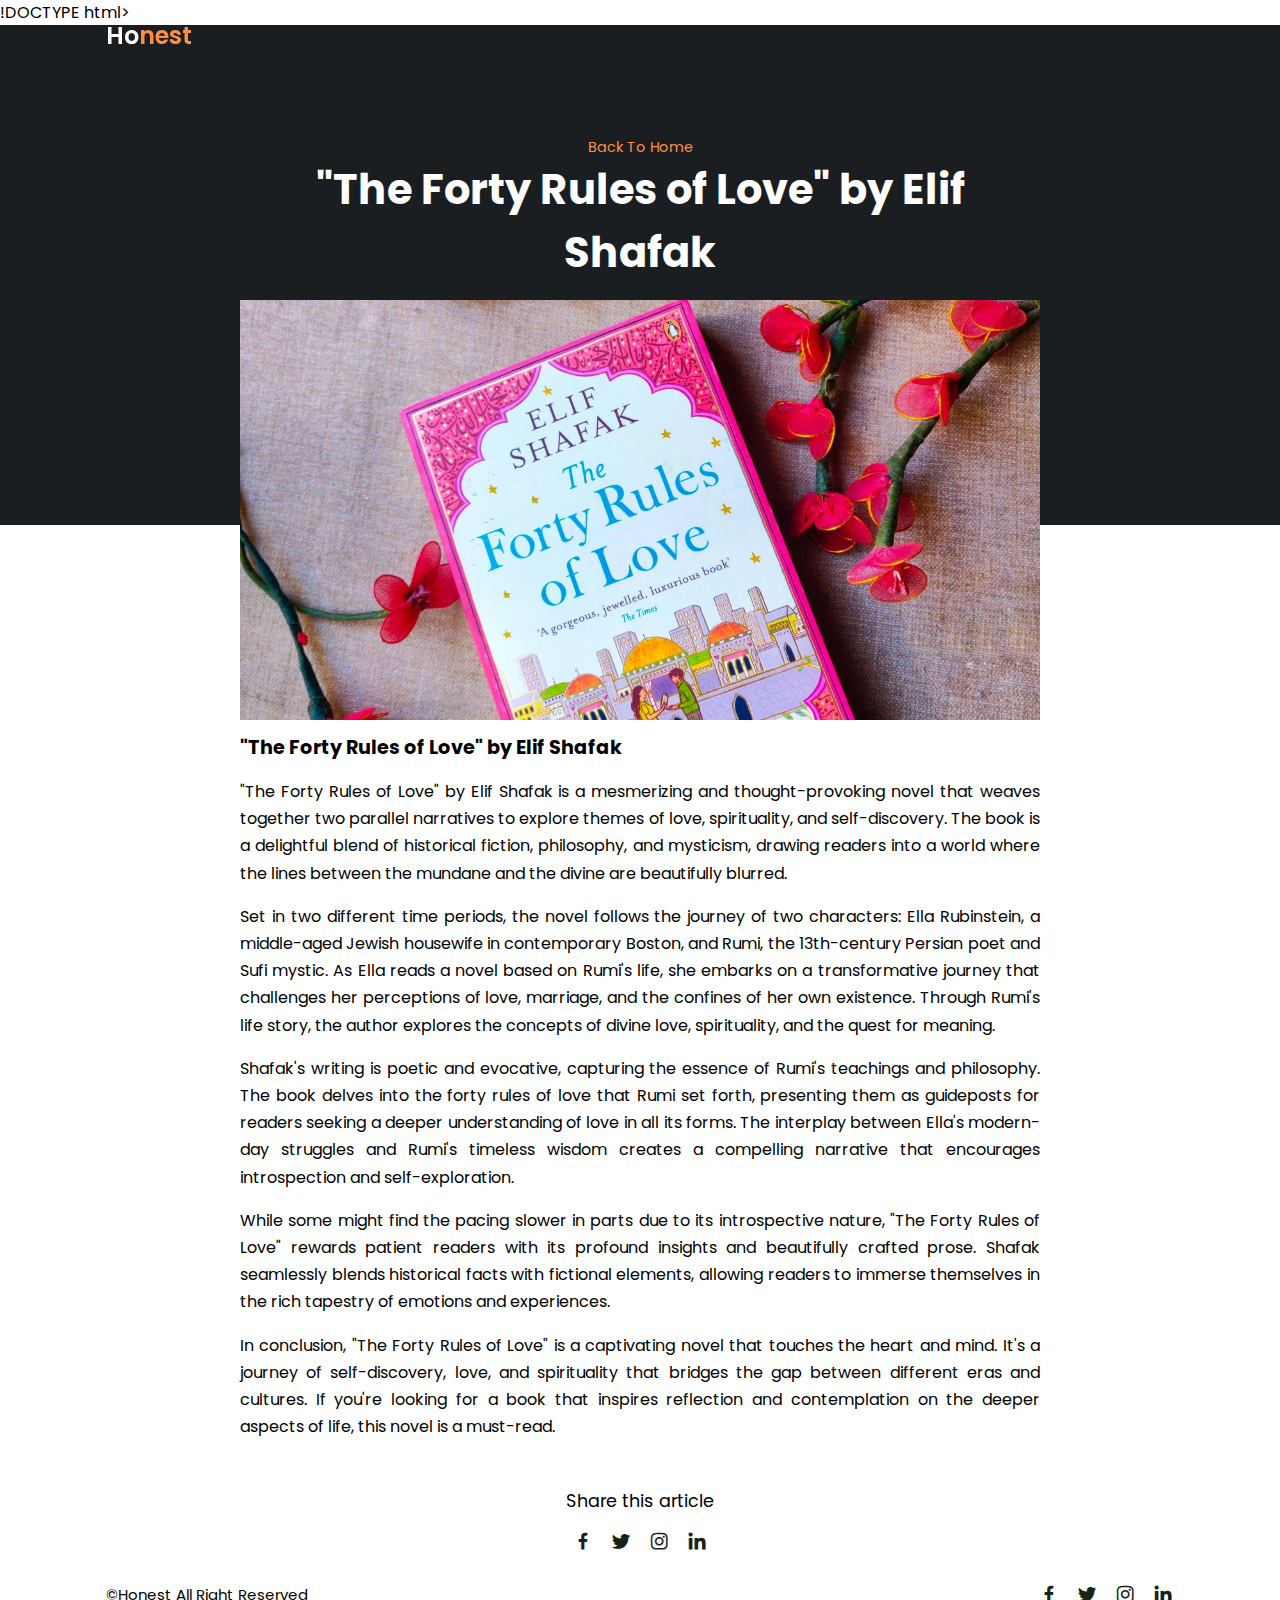
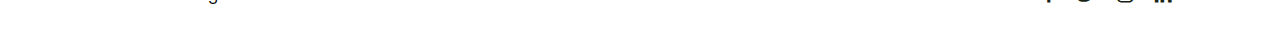
<file: secont-page.html>
!DOCTYPE html>
<html lang="en">
<head>
    <meta charset="UTF-8">
    <meta name="viewport" content="width=device-width, initial-scale=1.0">
    <title>Post Page</title>
    <link rel="stylesheet" href="css/style.css">
    <link href='https://unpkg.com/boxicons@2.1.4/css/boxicons.min.css' rel='stylesheet'>
</head>
<body>
    <header>
        <div class="nav container">
            <a href="index.html" class="logo">Ho<span>nest</span></a>
       
    </div>
    </header>
    <!-- Post Content -->
    <section class="post-header">
        <div class="header-content post-container">
            <!-- Back To Home -->
            <a href="index.html" class="back-home">Back To Home</a>
            <!-- Title  -->
            <h1 class="header-title">"The Forty Rules of Love" by Elif Shafak</h1>
            <!-- Post Image -->
            <img src="img/post-2.jpg" alt="" class="header-img">
        </div>
    </section>
    
   
     <section class="post-content post-container">
        <h2 class="sub-heading">"The Forty Rules of Love" by Elif Shafak</h2>
        <p class="post-text">"The Forty Rules of Love" by Elif Shafak is a mesmerizing and thought-provoking novel that weaves together two parallel narratives to explore themes of love, spirituality, and self-discovery. The book is a delightful blend of historical fiction, philosophy, and mysticism, drawing readers into a world where the lines between the mundane and the divine are beautifully blurred.</p>
        <p class="post-text">Set in two different time periods, the novel follows the journey of two characters: Ella Rubinstein, a middle-aged Jewish housewife in contemporary Boston, and Rumi, the 13th-century Persian poet and Sufi mystic. As Ella reads a novel based on Rumi's life, she embarks on a transformative journey that challenges her perceptions of love, marriage, and the confines of her own existence. Through Rumi's life story, the author explores the concepts of divine love, spirituality, and the quest for meaning.</p>
        <p class="post-text">Shafak's writing is poetic and evocative, capturing the essence of Rumi's teachings and philosophy. The book delves into the forty rules of love that Rumi set forth, presenting them as guideposts for readers seeking a deeper understanding of love in all its forms. The interplay between Ella's modern-day struggles and Rumi's timeless wisdom creates a compelling narrative that encourages introspection and self-exploration.</p>
        <p class="post-text">While some might find the pacing slower in parts due to its introspective nature, "The Forty Rules of Love" rewards patient readers with its profound insights and beautifully crafted prose. Shafak seamlessly blends historical facts with fictional elements, allowing readers to immerse themselves in the rich tapestry of emotions and experiences.</p>
        <p class="post-text">In conclusion, "The Forty Rules of Love" is a captivating novel that touches the heart and mind. It's a journey of self-discovery, love, and spirituality that bridges the gap between different eras and cultures. If you're looking for a book that inspires reflection and contemplation on the deeper aspects of life, this novel is a must-read.</p>
        
    </section>
    <!-- Share -->
    <div class="share post-container">
        <span class="share-title">Share this article</span>
        <div class="social">
            <a href="#"><i class='bx bxl-facebook'></i></a>
            <a href="#"><i class='bx bxl-twitter'></i></a>
            <a href="#"><i class='bx bxl-instagram'></i></a>
            <a href="#"><i class='bx bxl-linkedin'></i></a>
            
        </div> 
    </div>
     <!-- footer -->
     <div class="footer container">
        <p>&#169;Honest All Right Reserved</p>
        <div class="social">
            <a href="#"><i class='bx bxl-facebook'></i></a>
            <a href="#"><i class='bx bxl-twitter'></i></a>
            <a href="#"><i class='bx bxl-instagram'></i></a>
            <a href="#"><i class='bx bxl-linkedin'></i></a>
            
        </div>
     </div>






    <!-- JQuery Link -->
    <script src="https://code.jquery.com/jquery-3.7.0.js" 
    integrity="sha256-JlqSTELeR4TLqP0OG9dxM7yDPqX1ox/HfgiSLBj8+kM="
    crossorigin="anonymous"></script>
    <script src="js/main.js"></script>
    
</body>
</html>
</file>
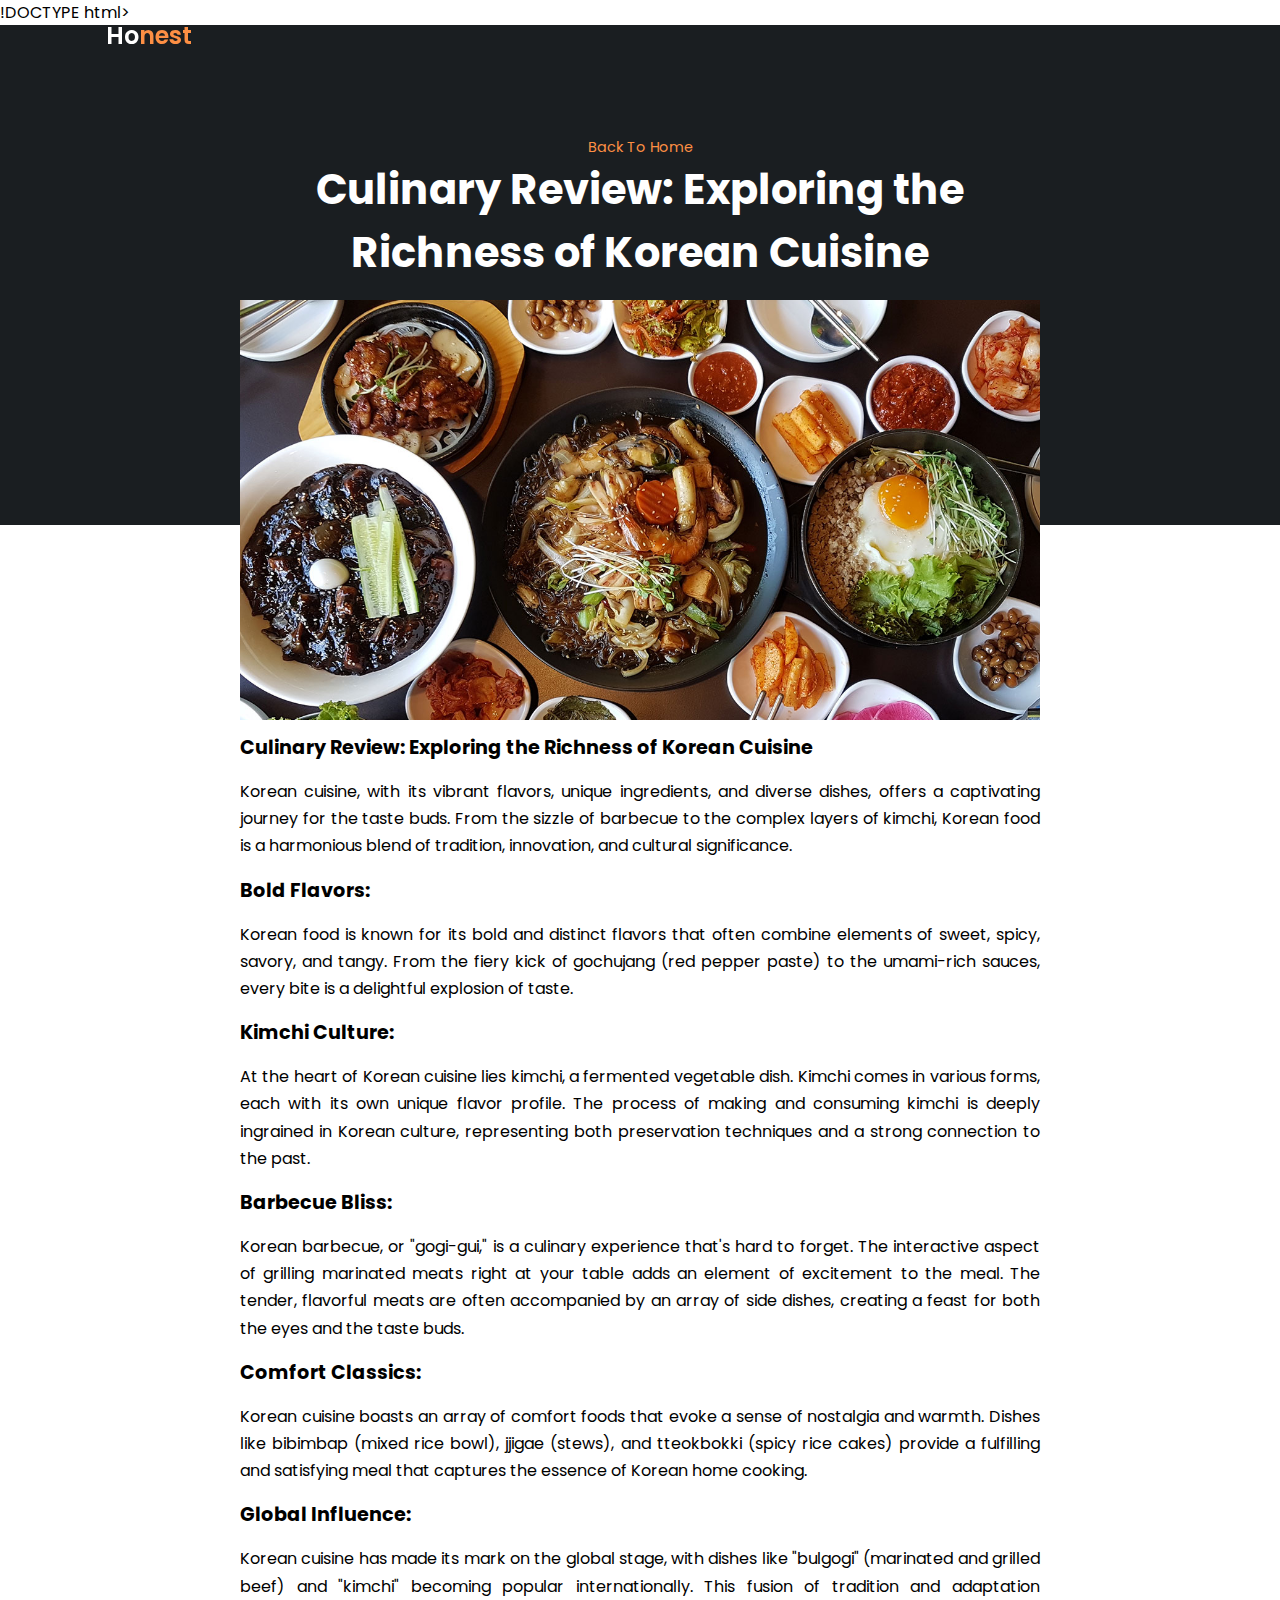
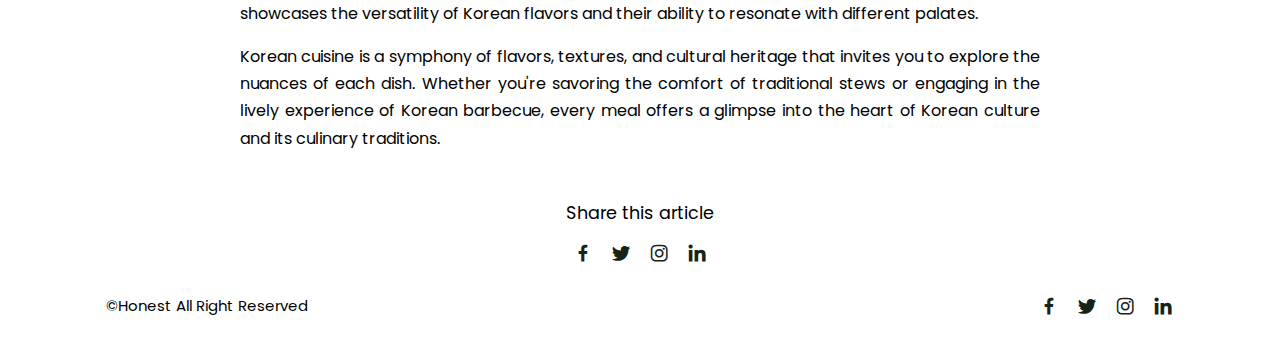
<file: seventh-page.html>
!DOCTYPE html>
<html lang="en">
<head>
    <meta charset="UTF-8">
    <meta name="viewport" content="width=device-width, initial-scale=1.0">
    <title>Post Page</title>
    <link rel="stylesheet" href="css/style.css">
    <link href='https://unpkg.com/boxicons@2.1.4/css/boxicons.min.css' rel='stylesheet'>
</head>
<body>
    <header>
        <div class="nav container">
            <a href="index.html" class="logo">Ho<span>nest</span></a>
       
    </div>
    </header>
    <!-- Post Content -->
    <section class="post-header">
        <div class="header-content post-container">
            <!-- Back To Home -->
            <a href="index.html" class="back-home">Back To Home</a>
            <!-- Title  -->
            <h1 class="header-title">Culinary Review: Exploring the Richness of Korean Cuisine</h1>
            <!-- Post Image -->
            <img src="img/post-7.jpg" alt="" class="header-img">
        </div>
    </section>
    
   
     <section class="post-content post-container">
        <h2 class="sub-heading">Culinary Review: Exploring the Richness of Korean Cuisine</h2>
        <p class="post-text">Korean cuisine, with its vibrant flavors, unique ingredients, and diverse dishes, offers a captivating journey for the taste buds. From the sizzle of barbecue to the complex layers of kimchi, Korean food is a harmonious blend of tradition, innovation, and cultural significance.</p>
        <h2 class="sub-heading">Bold Flavors:</h2>
        <p class="post-text">Korean food is known for its bold and distinct flavors that often combine elements of sweet, spicy, savory, and tangy. From the fiery kick of gochujang (red pepper paste) to the umami-rich sauces, every bite is a delightful explosion of taste.</p>
        <h2 class="sub-heading">Kimchi Culture:</h2>
        <p class="post-text">At the heart of Korean cuisine lies kimchi, a fermented vegetable dish. Kimchi comes in various forms, each with its own unique flavor profile. The process of making and consuming kimchi is deeply ingrained in Korean culture, representing both preservation techniques and a strong connection to the past.</p>
        <h2 class="sub-heading">Barbecue Bliss:</h2>
        <p class="post-text">Korean barbecue, or "gogi-gui," is a culinary experience that's hard to forget. The interactive aspect of grilling marinated meats right at your table adds an element of excitement to the meal. The tender, flavorful meats are often accompanied by an array of side dishes, creating a feast for both the eyes and the taste buds.</p>
        <h2 class="sub-heading">Comfort Classics:</h2>
        <p class="post-text">Korean cuisine boasts an array of comfort foods that evoke a sense of nostalgia and warmth. Dishes like bibimbap (mixed rice bowl), jjigae (stews), and tteokbokki (spicy rice cakes) provide a fulfilling and satisfying meal that captures the essence of Korean home cooking.</p>
        <h2 class="sub-heading">Global Influence:</h2>
        <p class="post-text">Korean cuisine has made its mark on the global stage, with dishes like "bulgogi" (marinated and grilled beef) and "kimchi" becoming popular internationally. This fusion of tradition and adaptation showcases the versatility of Korean flavors and their ability to resonate with different palates.</p>
        <p class="post-text">Korean cuisine is a symphony of flavors, textures, and cultural heritage that invites you to explore the nuances of each dish. Whether you're savoring the comfort of traditional stews or engaging in the lively experience of Korean barbecue, every meal offers a glimpse into the heart of Korean culture and its culinary traditions.</p>
    </section>
    <!-- Share -->
    <div class="share post-container">
        <span class="share-title">Share this article</span>
        <div class="social">
            <a href="#"><i class='bx bxl-facebook'></i></a>
            <a href="#"><i class='bx bxl-twitter'></i></a>
            <a href="#"><i class='bx bxl-instagram'></i></a>
            <a href="#"><i class='bx bxl-linkedin'></i></a>
            
        </div> 
    </div>
     <!-- footer -->
     <div class="footer container">
        <p>&#169;Honest All Right Reserved</p>
        <div class="social">
            <a href="#"><i class='bx bxl-facebook'></i></a>
            <a href="#"><i class='bx bxl-twitter'></i></a>
            <a href="#"><i class='bx bxl-instagram'></i></a>
            <a href="#"><i class='bx bxl-linkedin'></i></a>
            
        </div>
     </div>






    <!-- JQuery Link -->
    <script src="https://code.jquery.com/jquery-3.7.0.js" 
    integrity="sha256-JlqSTELeR4TLqP0OG9dxM7yDPqX1ox/HfgiSLBj8+kM="
    crossorigin="anonymous"></script>
    <script src="js/main.js"></script>
    
</body>
</html>
</file>
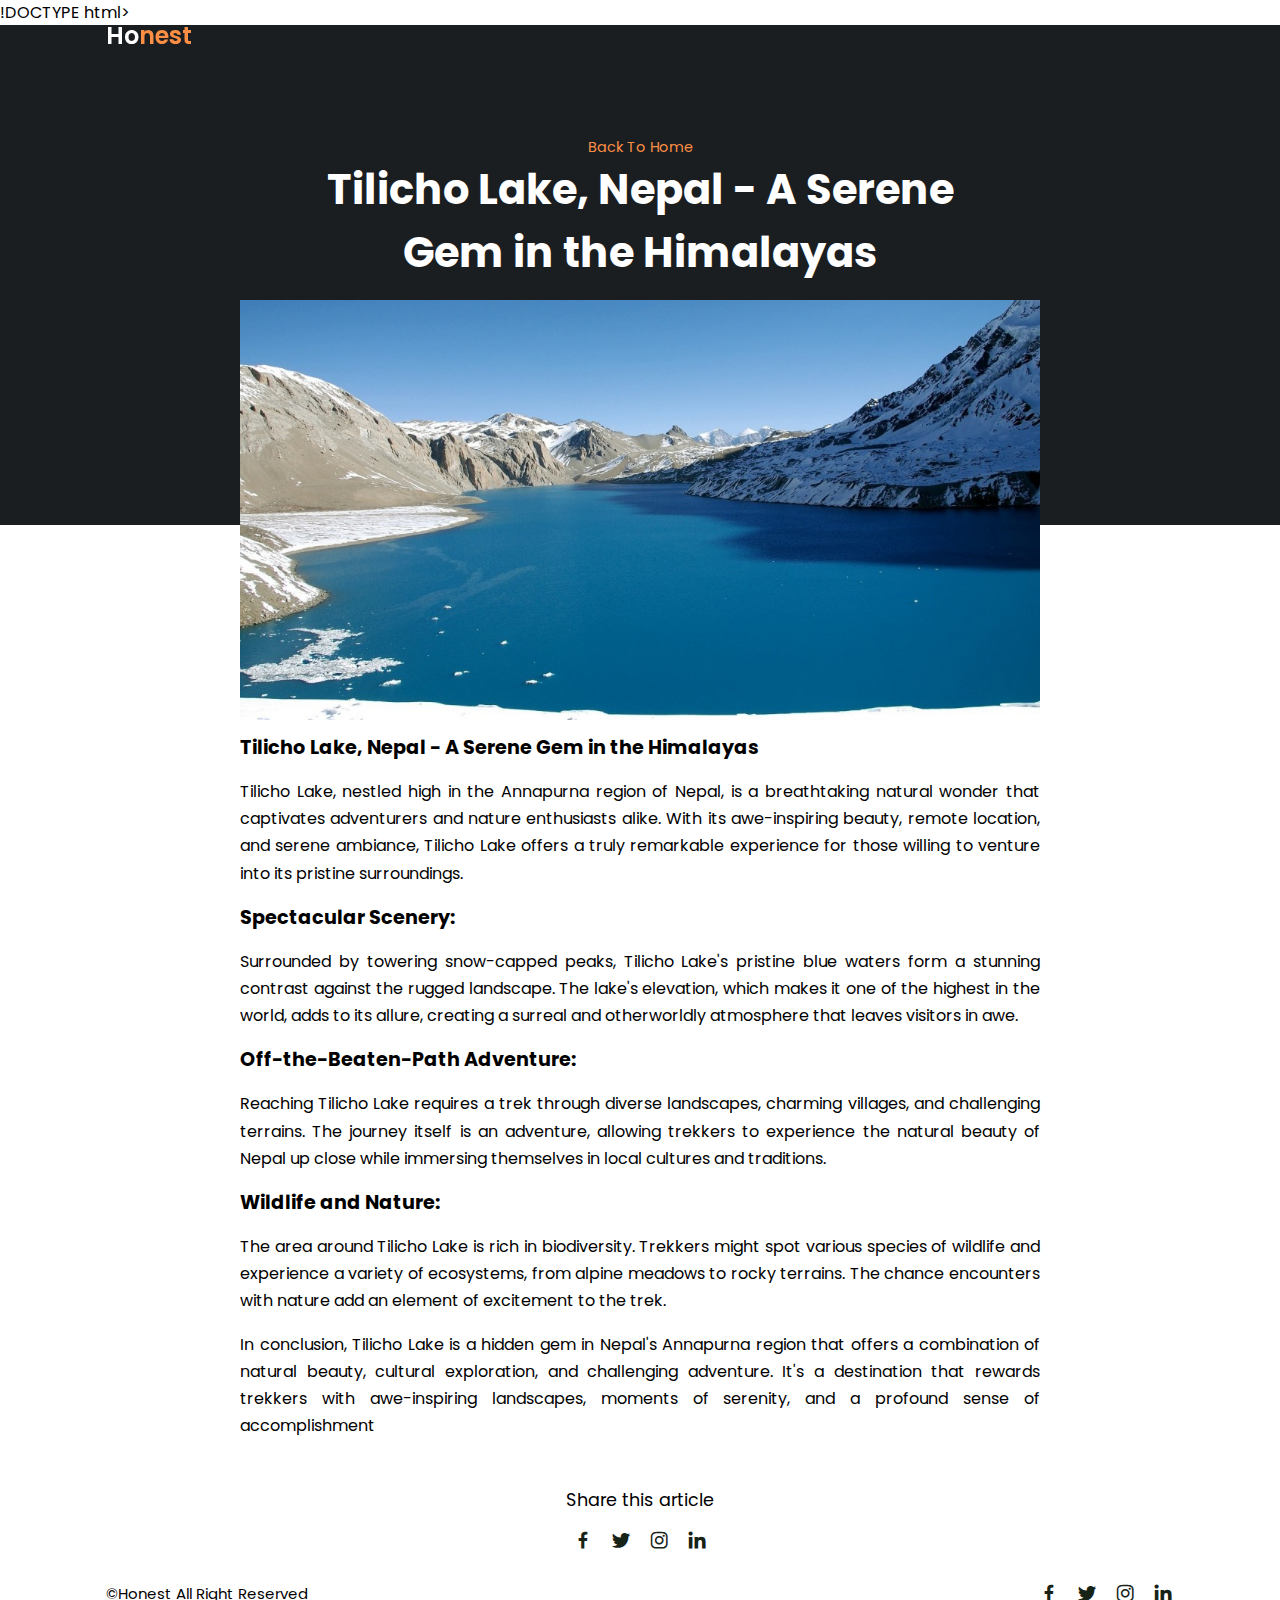
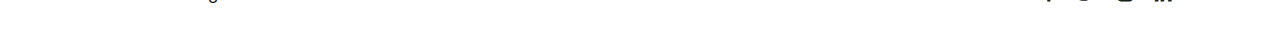
<file: sixth-page.html>
!DOCTYPE html>
<html lang="en">
<head>
    <meta charset="UTF-8">
    <meta name="viewport" content="width=device-width, initial-scale=1.0">
    <title>Post Page</title>
    <link rel="stylesheet" href="css/style.css">
    <link href='https://unpkg.com/boxicons@2.1.4/css/boxicons.min.css' rel='stylesheet'>
</head>
<body>
    <header>
        <div class="nav container">
            <a href="index.html" class="logo">Ho<span>nest</span></a>
       
    </div>
    </header>
    <!-- Post Content -->
    <section class="post-header">
        <div class="header-content post-container">
            <!-- Back To Home -->
            <a href="index.html" class="back-home">Back To Home</a>
            <!-- Title  -->
            <h1 class="header-title">Tilicho Lake, Nepal - A Serene Gem in the Himalayas</h1>
            <!-- Post Image -->
            <img src="img/post-6.jpg" alt="" class="header-img">
        </div>
    </section>
    
   
     <section class="post-content post-container">
        <h2 class="sub-heading">Tilicho Lake, Nepal - A Serene Gem in the Himalayas</h2>
        <p class="post-text">Tilicho Lake, nestled high in the Annapurna region of Nepal, is a breathtaking natural wonder that captivates adventurers and nature enthusiasts alike. With its awe-inspiring beauty, remote location, and serene ambiance, Tilicho Lake offers a truly remarkable experience for those willing to venture into its pristine surroundings.</p>
        <h2 class="sub-heading">Spectacular Scenery:</h2>
        <p class="post-text">Surrounded by towering snow-capped peaks, Tilicho Lake's pristine blue waters form a stunning contrast against the rugged landscape. The lake's elevation, which makes it one of the highest in the world, adds to its allure, creating a surreal and otherworldly atmosphere that leaves visitors in awe.</p>
        <h2 class="sub-heading">Off-the-Beaten-Path Adventure:</h2>
        <p class="post-text">Reaching Tilicho Lake requires a trek through diverse landscapes, charming villages, and challenging terrains. The journey itself is an adventure, allowing trekkers to experience the natural beauty of Nepal up close while immersing themselves in local cultures and traditions.</p>
        <h2 class="sub-heading">Wildlife and Nature:</h2>
        <p class="post-text">The area around Tilicho Lake is rich in biodiversity. Trekkers might spot various species of wildlife and experience a variety of ecosystems, from alpine meadows to rocky terrains. The chance encounters with nature add an element of excitement to the trek.</p>
        <p class="post-text">In conclusion, Tilicho Lake is a hidden gem in Nepal's Annapurna region that offers a combination of natural beauty, cultural exploration, and challenging adventure. It's a destination that rewards trekkers with awe-inspiring landscapes, moments of serenity, and a profound sense of accomplishment</p>
    </section>
    <!-- Share -->
    <div class="share post-container">
        <span class="share-title">Share this article</span>
        <div class="social">
            <a href="#"><i class='bx bxl-facebook'></i></a>
            <a href="#"><i class='bx bxl-twitter'></i></a>
            <a href="#"><i class='bx bxl-instagram'></i></a>
            <a href="#"><i class='bx bxl-linkedin'></i></a>
            
        </div> 
    </div>
     <!-- footer -->
     <div class="footer container">
        <p>&#169;Honest All Right Reserved</p>
        <div class="social">
            <a href="#"><i class='bx bxl-facebook'></i></a>
            <a href="#"><i class='bx bxl-twitter'></i></a>
            <a href="#"><i class='bx bxl-instagram'></i></a>
            <a href="#"><i class='bx bxl-linkedin'></i></a>
            
        </div>
     </div>






    <!-- JQuery Link -->
    <script src="https://code.jquery.com/jquery-3.7.0.js" 
    integrity="sha256-JlqSTELeR4TLqP0OG9dxM7yDPqX1ox/HfgiSLBj8+kM="
    crossorigin="anonymous"></script>
    <script src="js/main.js"></script>
    
</body>
</html>
</file>
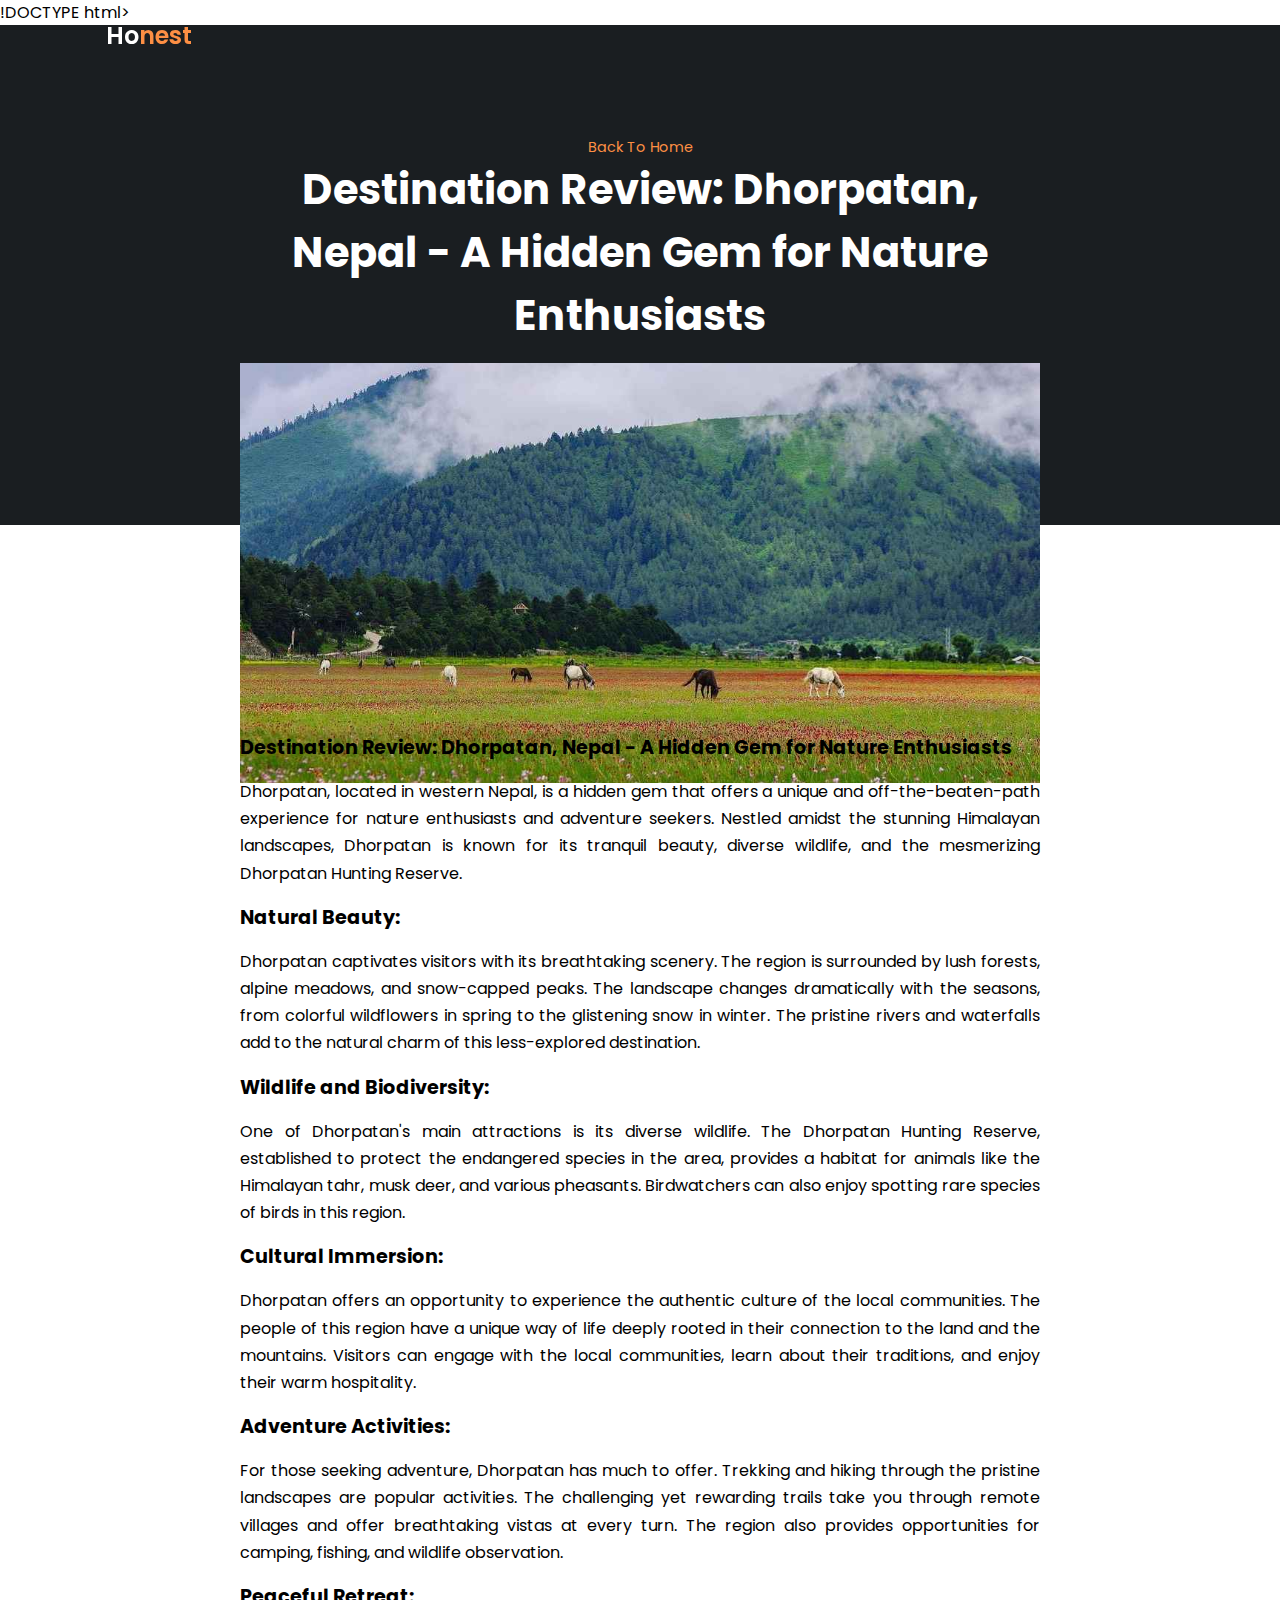
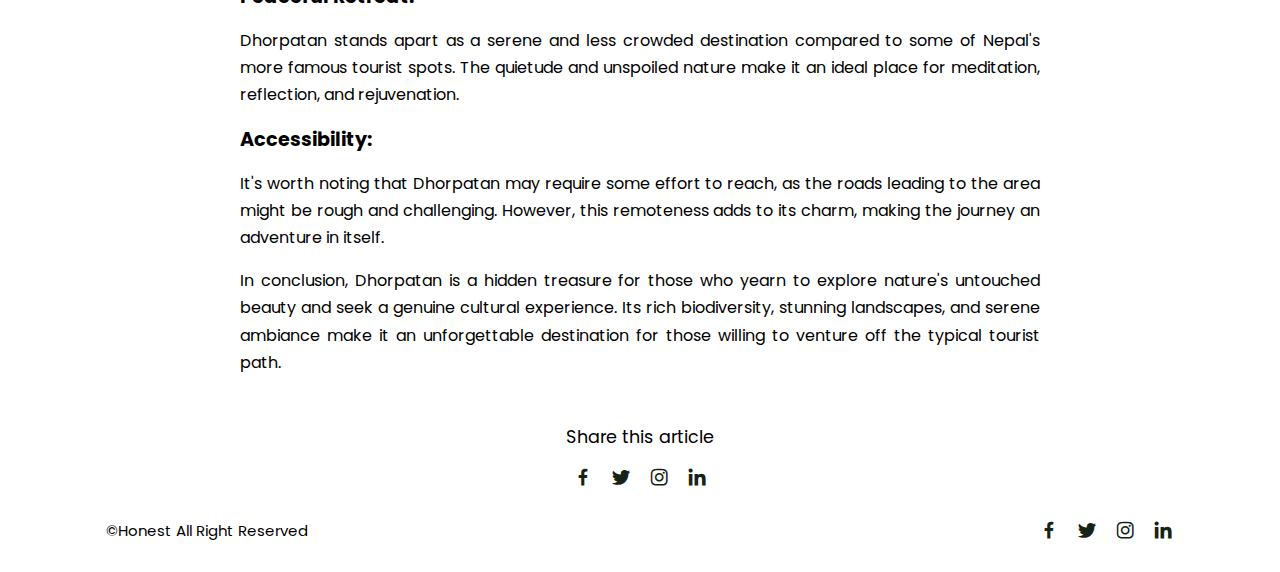
<file: third-page.html>
!DOCTYPE html>
<html lang="en">
<head>
    <meta charset="UTF-8">
    <meta name="viewport" content="width=device-width, initial-scale=1.0">
    <title>Post Page</title>
    <link rel="stylesheet" href="css/style.css">
    <link href='https://unpkg.com/boxicons@2.1.4/css/boxicons.min.css' rel='stylesheet'>
</head>
<body>
    <header>
        <div class="nav container">
            <a href="index.html" class="logo">Ho<span>nest</span></a>
       
    </div>
    </header>
    <!-- Post Content -->
    <section class="post-header">
        <div class="header-content post-container">
            <!-- Back To Home -->
            <a href="index.html" class="back-home">Back To Home</a>
            <!-- Title  -->
            <h1 class="header-title">Destination Review: Dhorpatan, Nepal - A Hidden Gem for Nature Enthusiasts</h1>
            <!-- Post Image -->
            <img src="img/post-3.jpg" alt="" class="header-img">
        </div>
    </section>
    
   
     <section class="post-content post-container">
        <h2 class="sub-heading">Destination Review: Dhorpatan, Nepal - A Hidden Gem for Nature Enthusiasts</h2>
        <p class="post-text">Dhorpatan, located in western Nepal, is a hidden gem that offers a unique and off-the-beaten-path experience for nature enthusiasts and adventure seekers. Nestled amidst the stunning Himalayan landscapes, Dhorpatan is known for its tranquil beauty, diverse wildlife, and the mesmerizing Dhorpatan Hunting Reserve.

        </p>
        <h2 class="sub-heading">Natural Beauty:</h2>
        <p class="post-text">Dhorpatan captivates visitors with its breathtaking scenery. The region is surrounded by lush forests, alpine meadows, and snow-capped peaks. The landscape changes dramatically with the seasons, from colorful wildflowers in spring to the glistening snow in winter. The pristine rivers and waterfalls add to the natural charm of this less-explored destination.</p>
        <h2 class="sub-heading">Wildlife and Biodiversity:</h2>
        <p class="post-text">One of Dhorpatan's main attractions is its diverse wildlife. The Dhorpatan Hunting Reserve, established to protect the endangered species in the area, provides a habitat for animals like the Himalayan tahr, musk deer, and various pheasants. Birdwatchers can also enjoy spotting rare species of birds in this region.</p>
        <h2 class="sub-heading">Cultural Immersion:</h2>
        <p class="post-text">Dhorpatan offers an opportunity to experience the authentic culture of the local communities. The people of this region have a unique way of life deeply rooted in their connection to the land and the mountains. Visitors can engage with the local communities, learn about their traditions, and enjoy their warm hospitality.</p>
        <h2 class="sub-heading">Adventure Activities:</h2>
        <p class="post-text">For those seeking adventure, Dhorpatan has much to offer. Trekking and hiking through the pristine landscapes are popular activities. The challenging yet rewarding trails take you through remote villages and offer breathtaking vistas at every turn. The region also provides opportunities for camping, fishing, and wildlife observation.</p>
        <h2 class="sub-heading">Peaceful Retreat:</h2>
        <p class="post-text">Dhorpatan stands apart as a serene and less crowded destination compared to some of Nepal's more famous tourist spots. The quietude and unspoiled nature make it an ideal place for meditation, reflection, and rejuvenation.</p>
        <h2 class="sub-heading">Accessibility:</h2>
        <p class="post-text">It's worth noting that Dhorpatan may require some effort to reach, as the roads leading to the area might be rough and challenging. However, this remoteness adds to its charm, making the journey an adventure in itself.</p>
        <p class="post-text">In conclusion, Dhorpatan is a hidden treasure for those who yearn to explore nature's untouched beauty and seek a genuine cultural experience. Its rich biodiversity, stunning landscapes, and serene ambiance make it an unforgettable destination for those willing to venture off the typical tourist path.</p>
    </section>
    <!-- Share -->
    <div class="share post-container">
        <span class="share-title">Share this article</span>
        <div class="social">
            <a href="#"><i class='bx bxl-facebook'></i></a>
            <a href="#"><i class='bx bxl-twitter'></i></a>
            <a href="#"><i class='bx bxl-instagram'></i></a>
            <a href="#"><i class='bx bxl-linkedin'></i></a>
            
        </div> 
    </div>
     <!-- footer -->
     <div class="footer container">
        <p>&#169;Honest All Right Reserved</p>
        <div class="social">
            <a href="#"><i class='bx bxl-facebook'></i></a>
            <a href="#"><i class='bx bxl-twitter'></i></a>
            <a href="#"><i class='bx bxl-instagram'></i></a>
            <a href="#"><i class='bx bxl-linkedin'></i></a>
            
        </div>
     </div>






    <!-- JQuery Link -->
    <script src="https://code.jquery.com/jquery-3.7.0.js" 
    integrity="sha256-JlqSTELeR4TLqP0OG9dxM7yDPqX1ox/HfgiSLBj8+kM="
    crossorigin="anonymous"></script>
    <script src="js/main.js"></script>
    
</body>
</html>
</file>
<file: css/style.css>
@import url('https://fonts.googleapis.com/css2?family=Poppins:wght@400;500;600;700&display=swap');

*{
    font-family: 'Poppins', sans-serif; 
    margin: 0;
    padding: 0;
    scroll-behavior: smooth;
    scroll-padding-top: 2rem;
    box-sizing: border-box;
}

:root{
    --container-color:#1a1e21;
    --second-color:#fd8f44;
    --text-color:#172317;
    --bg-color:#fff;
}

::selection{
    color: var(--bg-color);
    background: var(--second-color);
}
a{
    text-decoration: none;
}
li{
    list-style: none;
}
img{
    width:100%;
}
section{
    padding: 3rem 0 2rem;
}
.container{
    max-width: 1068px;
    margin: auto;
    width: 100%;
}
header{
    position: fixed;
    top: 0;
    left:0;
    width: 100%;
    z-index: 200;

}
header.shadow{
    background: var(--bg-color);
    box-shadow: 0.1px 4px hsl(0 4% 14% / 10%);
    transition: 0.4s;
}
header.shadow .logo{
    color: var(--text-color);
}

.nav{
    display: flex;
    align-items: center;
    justify-content: space-between;
    padding: 18px 0;
}
.logo{
    font-size: 1.5rem;
    font-weight: 600;
    color: var(--bg-color);
}
.logo span{
    color: var(--second-color);
}


  
.home{
    width: 100%;
    min-height: 440px;
    background: var(--container-color);
    display: grid;
    justify-content: center;
    align-items: center;
}
.home-text{
    color: var(--bg-color);
    text-align: center;

}
.home-title{
    font-size: 3.5rem;
}
.home-subtitle{
    font-size: 1rem;
    font-weight: 400;
}
.post-filter{
    display: flex;
    justify-content: center;
    align-items: center;
    column-gap: 1.5rem;
    margin-top: 2rem !important;
}
.filter-item{
    font-size: 0.9rem;
    font-weight: 500;
    cursor: pointer;
}
.active-filter{
    background: var(--second-color);
    color: var(--bg-color);
    padding: 4px 10px;
    border-radius: 4px;
}

.post{
    display: grid;
    grid-template-columns: repeat(auto-fit,minmax(280px,auto));
    justify-content: center;
    gap: 1.5rem;
}
.post-box{
    background: var(--bg-color);
    box-shadow: 0 4px 14px hsl(355deg 25% 15% / 10%);
    padding: 15px;
    border-radius: 0.5rem;
}
.post-img{
    width: 100;
    height: 200px;
    object-fit: cover;
    object-position: center;
    border-radius: 0.5rem;
}
.category{
    font-size: 0.9rem;
    font-weight: 500;
    text-transform:uppercase;
    color: var(--second-color);
}
.post-title{
    font-size: 1.3rem;
    font-weight: 600;
    color: var(--text-color);
    /* To Remain Title In 2Lines */
    display: -webkit-box;
    -webkit-line-clamp: 2;
    -webkit-box-orient: vertical;
    overflow: hidden;
}
.post-date{
    display: flex;
    font-size: 0.875rem;
    text-transform: uppercase;
    font-weight: 400;
    margin-top: 4px;
}
.post-decription{
    font-size: 0.9rem;
    line-height: 1.5rem;
    margin: 5px 0 10px;
    display: -webkit-box;
    -webkit-line-clamp: 3;
    -webkit-box-orient:vertical;
    overflow: hidden;
}
.profile{
    display: flex;
    align-items: center;
    gap: 10px;
}
.profile-img{
    width: 35px;
    height: 35px;
    border-radius: 50%;
    object-fit: cover;
    object-position: top;
    border: 2px solid var(--second-color);
}
.profile-name{
    font-size: 0.82rem;
    font-weight: 500;
}

.footer{
    display: flex;
    justify-content: space-between;
    align-items: center;
    padding: 30px 0;
}
.footer p{
    font-size: 0.938rem;
}
.social{
    display: flex;
    align-items: center;
    column-gap: 1rem;
}
.social .bx{
    font-size: 1.4rem;
    color: var(--text-color);
}
/* Post content */
.post-header{
    width: 100%;
    height: 500px;
    background: var(--container-color);
}
.post-container{
    max-width: 800px;
    margin: auto;
    width: 100%;
}
.header-content{
    display: flex;
    flex-direction: column;
    align-items: center;
    margin-top: 4rem !important;
}
.back-home{
    color: var(--second-color);
    font-size: 0.9rem;
}
.header-title{
    width: 90%;
    font-size: 2.6rem;
    color: var(--bg-color);
    text-align: center;
    margin-bottom: 1rem;
}
.header-img{
    width: 100%;
    height: 420px;
    object-fit: cover;
    object-position: center;
}
.post-content{
    margin-top: 10rem !important ;
}
.sub-heading{
    font-size: 1.2rem;
}
.post-text{
    font-size: 1rem;
    line-height: 1.7rem;
    margin: 1rem 0;
    text-align: justify;
}

/* Share */
.share{
    display: flex;
    flex-direction: column;
    align-items: center;
    row-gap: 1rem;

}
.share-title{
    font-size: 1.1rem;

}
/* Responsive */
@media(max-width:1060px){
    .container{
        margin: 0 auto;
        width: 95%;
    }
}
.home-text{
    width:100% ;
}
</file>
